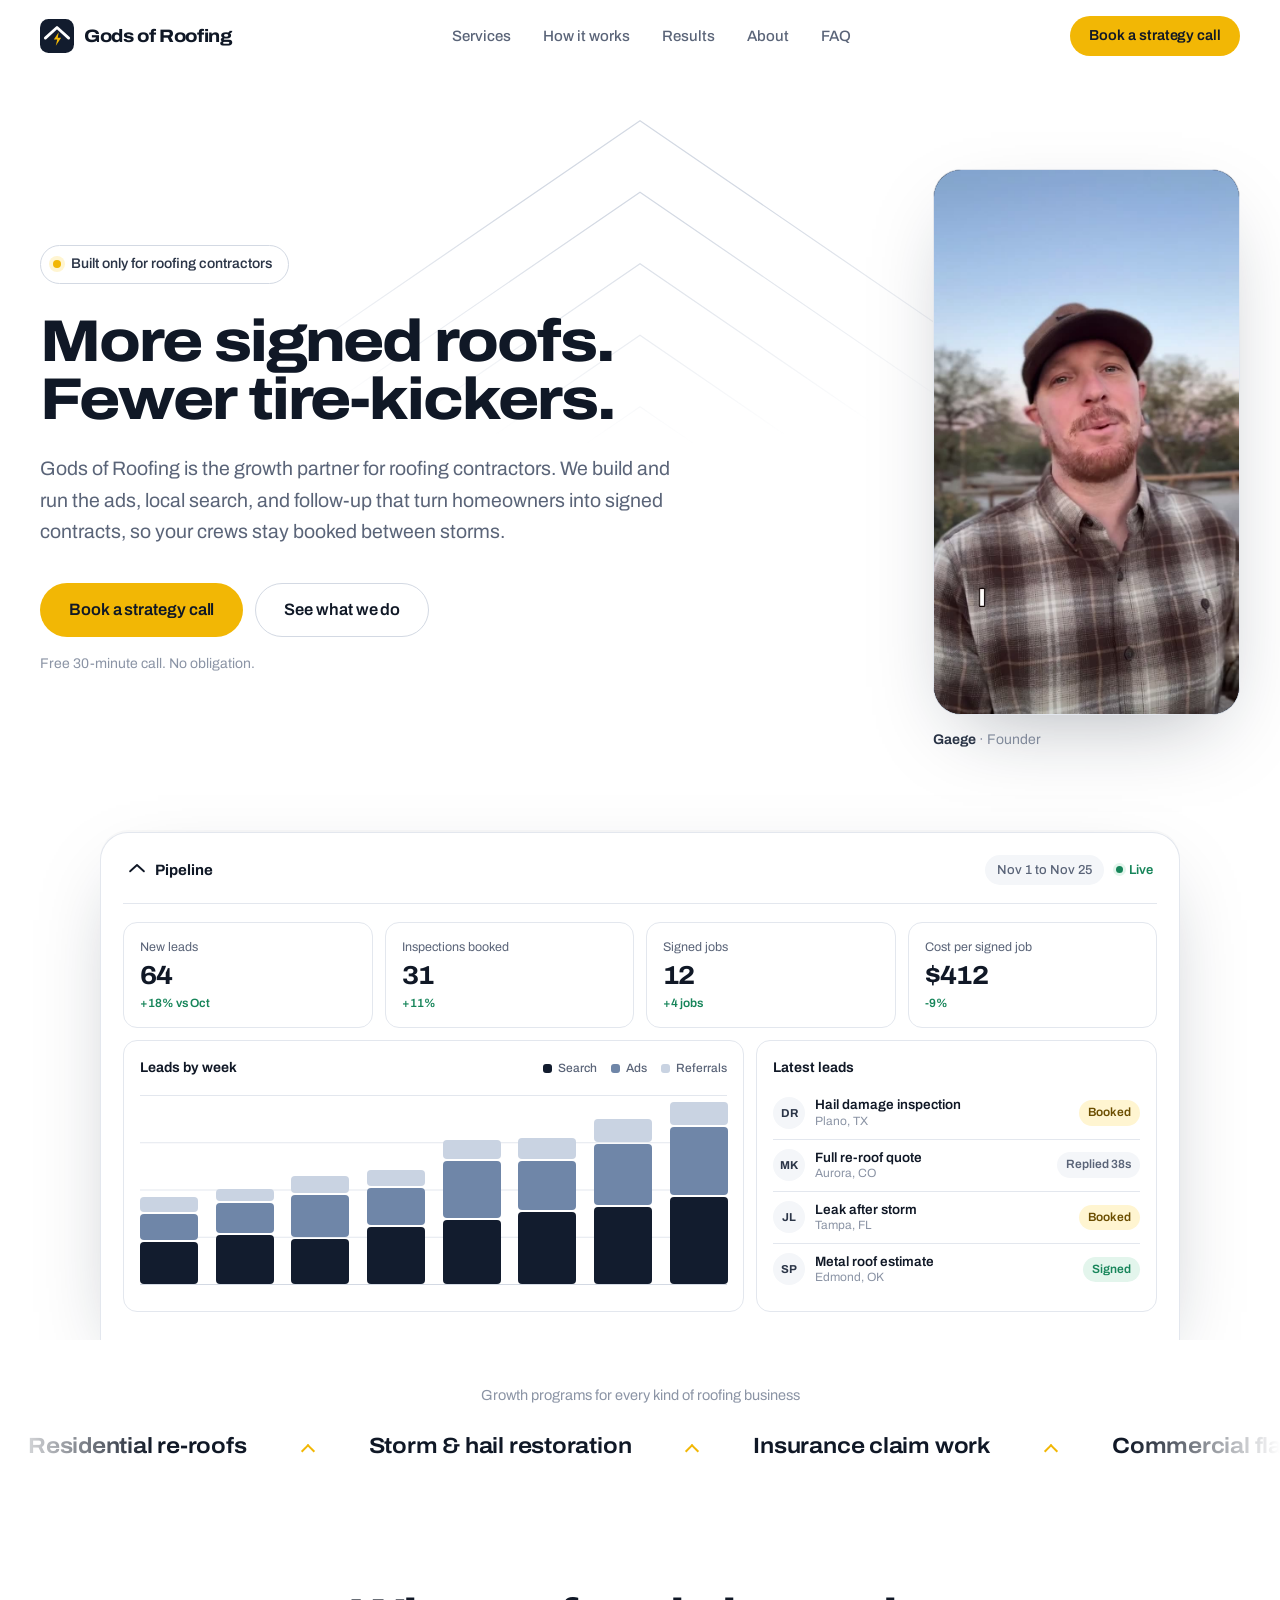
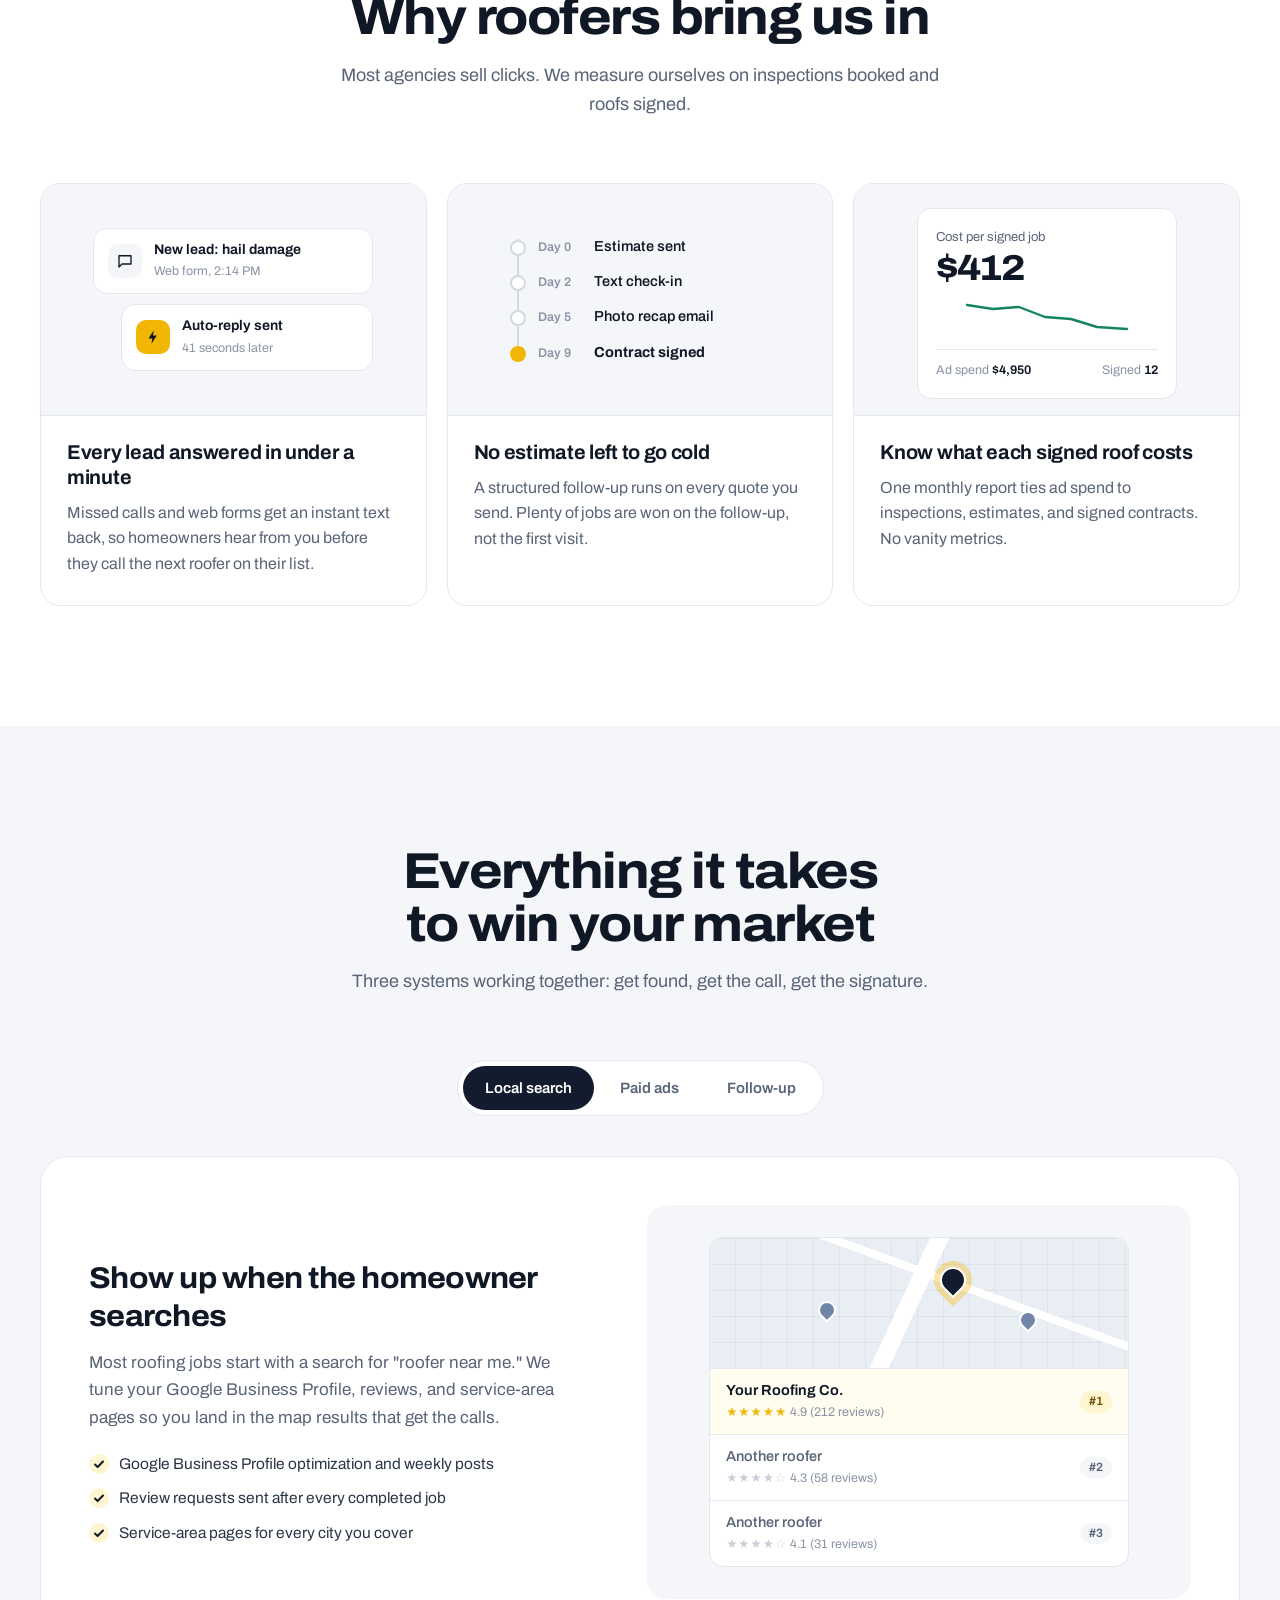
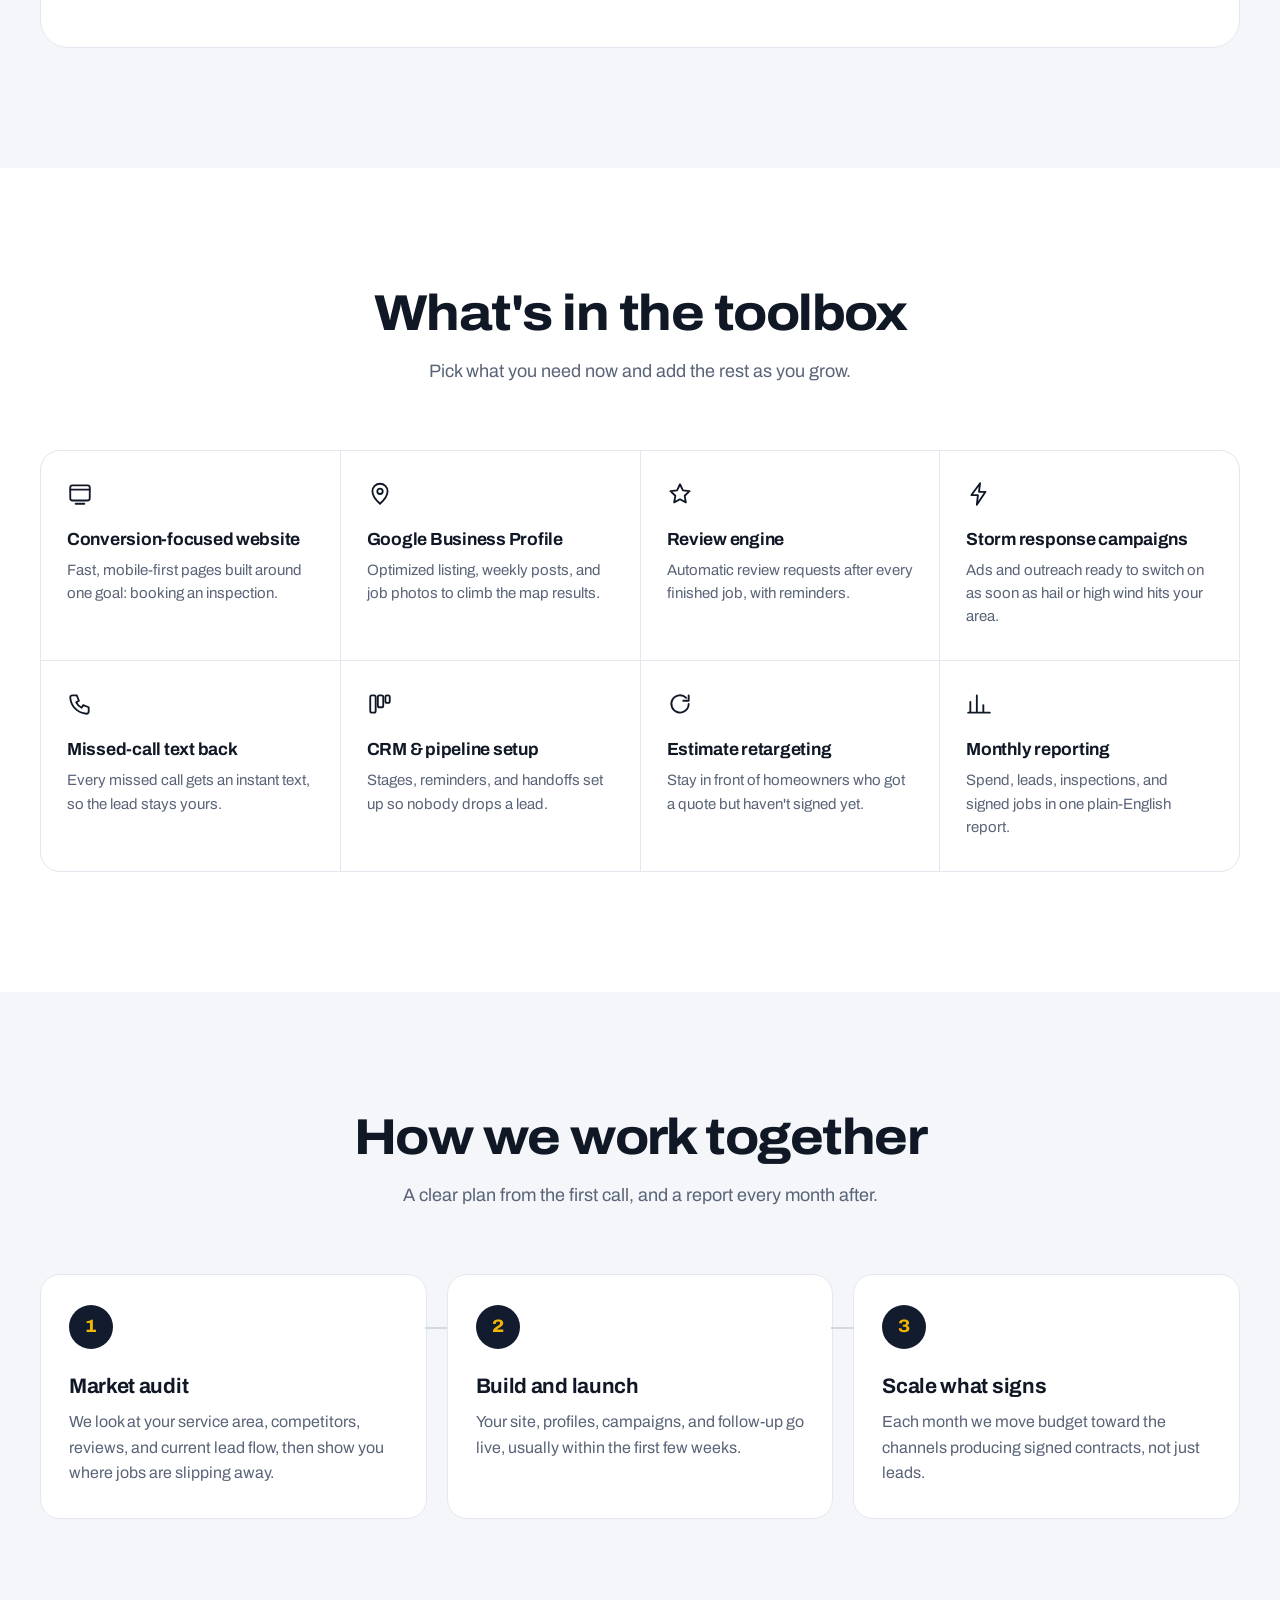
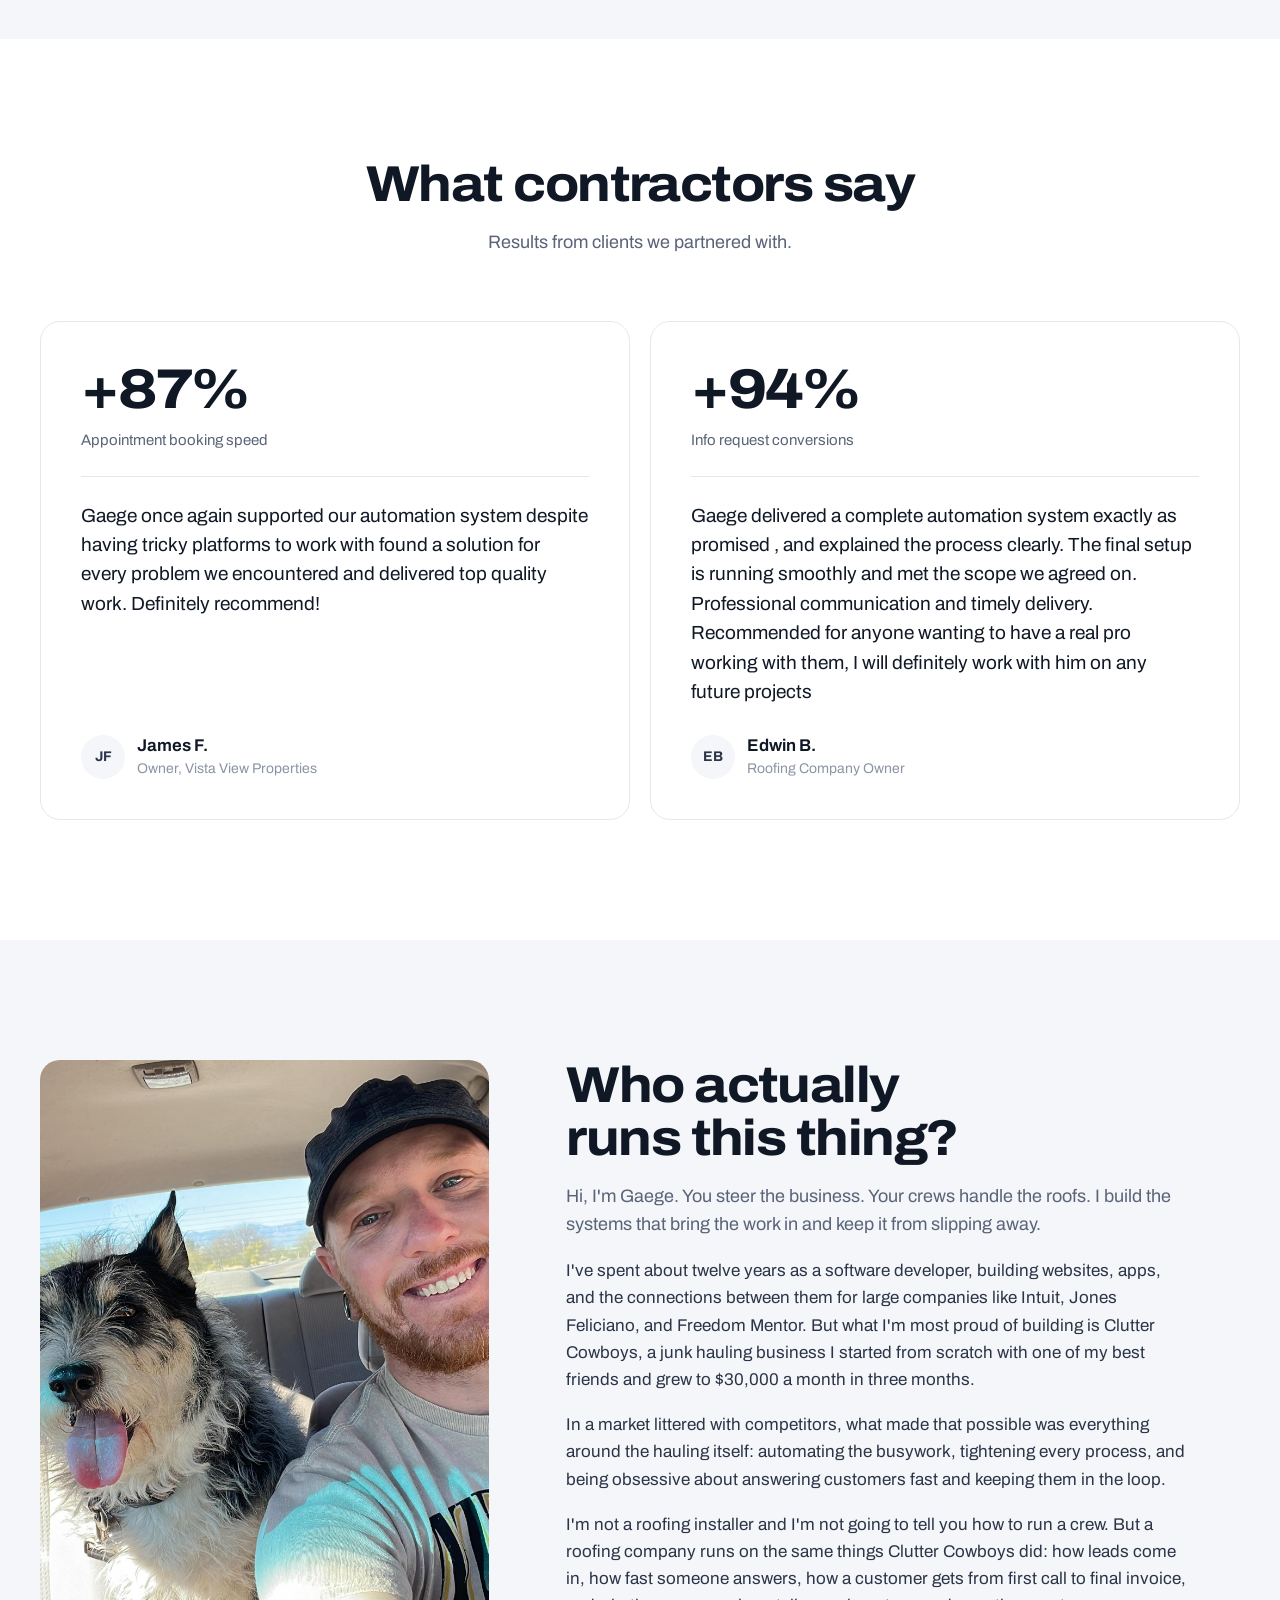
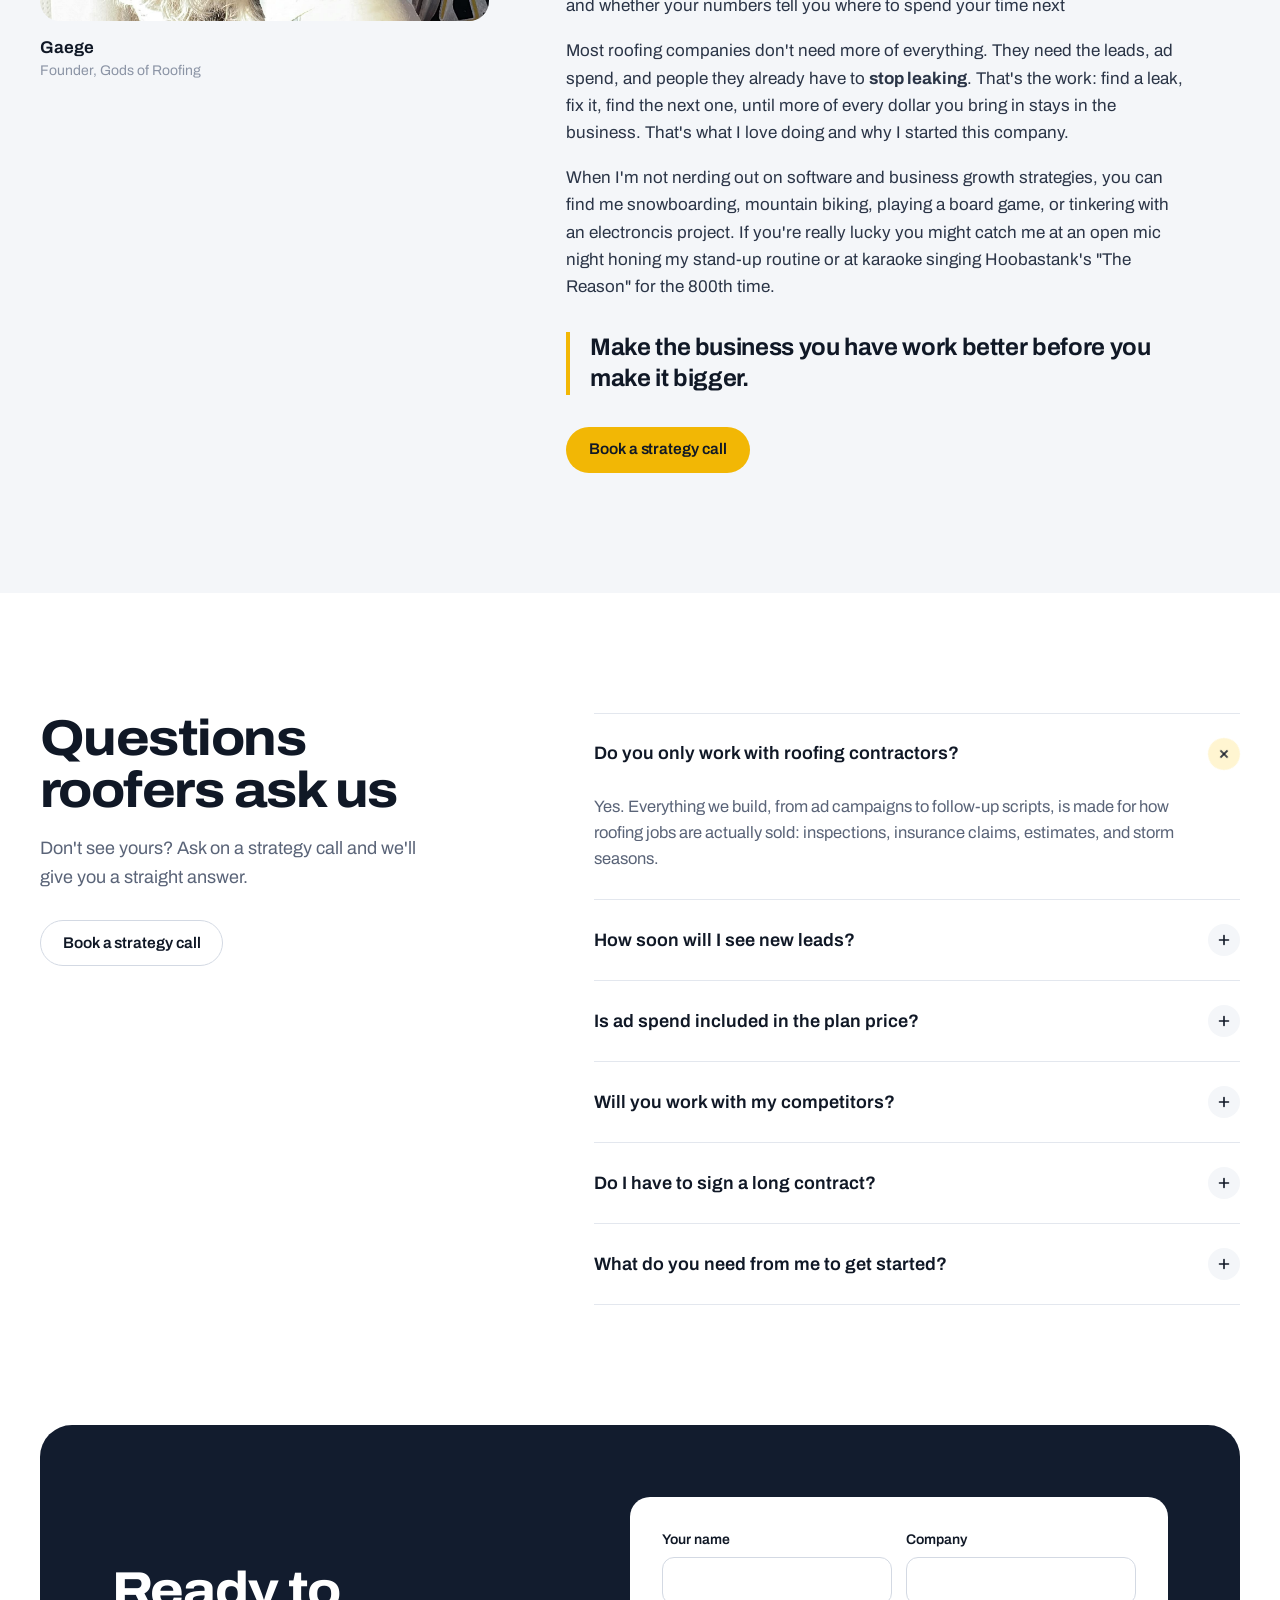
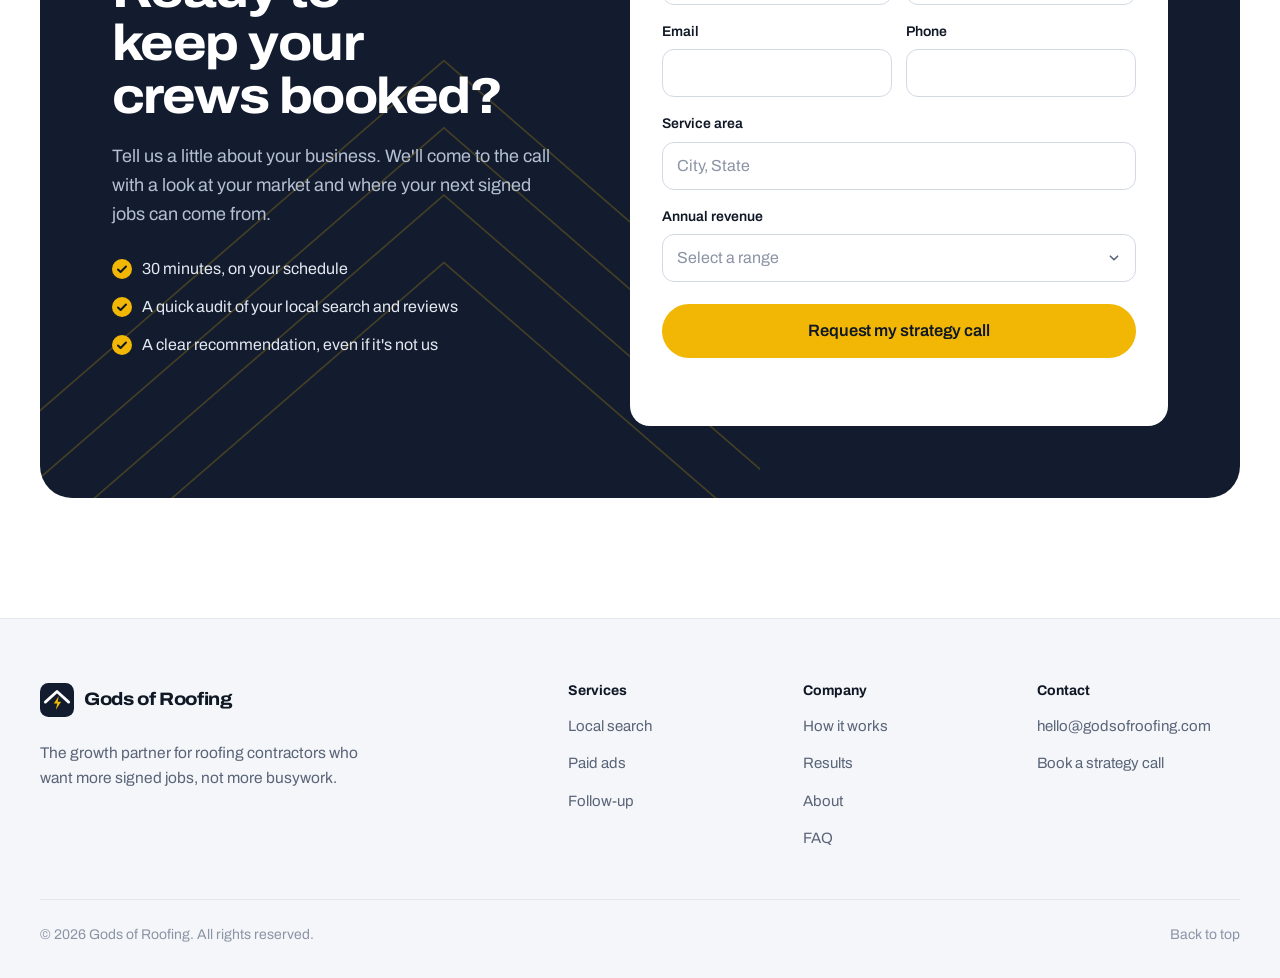
<file: index.html>
<!doctype html>
<html lang="en">

<head>
    <meta charset="utf-8">
    <meta name="viewport" content="width=device-width, initial-scale=1">
    <title>Gods of Roofing | Growth partner for roofing contractors</title>
    <meta name="description"
        content="Gods of Roofing is the growth partner for roofing contractors. Ads, local search, and lead follow-up built to turn homeowners into signed roofs.">
    <meta property="og:title" content="Gods of Roofing | Growth partner for roofing contractors">
    <meta property="og:description"
        content="Ads, local search, and lead follow-up built to turn homeowners into signed roofs.">
    <meta property="og:url" content="https://godsofroofing.com/">
    <meta property="og:type" content="website">
    <meta name="theme-color" content="#121C2E">
    <link rel="icon"
        href="data:image/svg+xml,%3Csvg xmlns='http://www.w3.org/2000/svg' viewBox='0 0 32 32'%3E%3Crect width='32' height='32' rx='8' fill='%23121C2E'/%3E%3Cpath d='M5 18 16 8l11 10' fill='none' stroke='%23fff' stroke-width='2.6' stroke-linecap='round' stroke-linejoin='round'/%3E%3Cpath d='M17.6 12.5 13 19.2h3.2l-1.3 6 5-7.6h-3.2z' fill='%23F2B705'/%3E%3C/svg%3E">
    <link rel="preconnect" href="https://fonts.googleapis.com">
    <link rel="preconnect" href="https://fonts.gstatic.com" crossorigin>
    <link href="https://fonts.googleapis.com/css2?family=Archivo:wdth,wght@62..125,100..900&display=swap"
        rel="stylesheet">
    <link rel="stylesheet" href="styles.css">
</head>

<body>
    <a class="skip-link" href="#main">Skip to content</a>

    <!-- ============ NAV ============ -->
    <header class="nav">
        <div class="container nav-inner">
            <a class="brand" href="#top" aria-label="Gods of Roofing home">
                <svg class="brand-mark" viewBox="0 0 32 32" aria-hidden="true">
                    <rect width="32" height="32" rx="8" fill="currentColor" />
                    <path d="M5 18 16 8l11 10" fill="none" stroke="#fff" stroke-width="2.6" stroke-linecap="round"
                        stroke-linejoin="round" />
                    <path d="M17.6 12.5 13 19.2h3.2l-1.3 6 5-7.6h-3.2z" fill="#F2B705" />
                </svg>
                <span class="brand-name">Gods of Roofing</span>
            </a>

            <nav id="nav-menu" class="nav-menu" aria-label="Main">
                <a href="#services">Services</a>
                <a href="#process">How it works</a>
                <a href="#results">Results</a>
                <a href="#about">About</a>
                <a href="#faq">FAQ</a>
                <a class="btn btn-primary nav-menu-cta" href="#contact">Book a strategy call</a>
            </nav>

            <div class="nav-actions">
                <a class="btn btn-primary btn-sm" href="#contact">Book a strategy call</a>
                <button class="nav-toggle" type="button" aria-expanded="false" aria-controls="nav-menu"
                    aria-label="Open menu">
                    <span></span><span></span>
                </button>
            </div>
        </div>
    </header>

    <main id="main">
        <!-- ============ HERO ============ -->
        <section class="hero" id="top">
            <svg class="hero-gables" viewBox="0 0 1200 520" preserveAspectRatio="xMidYMin slice" aria-hidden="true">
                <g fill="none" stroke="currentColor" stroke-width="1">
                    <path d="M-100 520 600 40l700 480" />
                    <path d="M-100 580 600 100l700 480" />
                    <path d="M-100 640 600 160l700 480" />
                    <path d="M-100 700 600 220l700 480" />
                    <path d="M-100 760 600 280l700 480" />
                    <path d="M-100 820 600 340l700 480" />
                </g>
            </svg>

            <div class="container hero-grid">
            <div class="hero-copy">
                <p class="pill"><span class="pill-dot" aria-hidden="true"></span>Built only for roofing contractors</p>
                <h1>More signed roofs.<br>Fewer <span class="nowrap">tire&#8209;kickers.</span></h1>
                <p class="lede">Gods of Roofing is the growth partner for roofing contractors. We build and run the ads,
                    local search, and follow-up that turn homeowners into signed contracts, so your crews stay booked
                    between storms.</p>
                <div class="hero-ctas">
                    <a class="btn btn-primary btn-lg" href="#contact">Book a strategy call</a>
                    <a class="btn btn-ghost btn-lg" href="#services">See what we do</a>
                </div>
                <p class="hero-note">Free 30-minute call. No obligation.</p>
            </div>

            <!--
                Intro video: one script, two cuts.
                  videos/intro-vertical.mp4    9:16, shown beside the copy on desktop (1025px and up)
                  videos/intro-horizontal.mp4  16:9, shown below the copy on tablet and phone
                  videos/intro-vertical.jpg / intro-horizontal.jpg  optional poster frames
                The video starts muted (browsers block autoplay with sound); "Watch with sound" restarts it with audio.
                If the video files are missing, this block removes itself and the hero looks exactly as before.
            -->
            <figure class="hero-video" data-hero-video hidden>
                <div class="hero-video-frame">
                <video playsinline muted loop preload="metadata"
                    data-vertical="videos/intro-vertical.mp4" data-horizontal="videos/intro-horizontal.mp4"
                    data-poster-vertical="videos/intro-vertical.jpg"
                    data-poster-horizontal="videos/intro-horizontal.jpg"
                    aria-label="Intro video from Gaege, founder of Gods of Roofing">
                </video>
                <button class="hero-video-sound" type="button" data-video-sound>
                    <svg viewBox="0 0 24 24" aria-hidden="true">
                        <path d="M4 9v6h4l5 4V5L8 9H4z" fill="currentColor" />
                        <path d="M16.5 8.5a5 5 0 0 1 0 7M19 6a8.5 8.5 0 0 1 0 12" fill="none" stroke="currentColor"
                            stroke-width="2" stroke-linecap="round" />
                    </svg>
                    Watch with sound
                </button>
                </div>
                <figcaption class="hero-video-caption"><b>Gaege</b> · Founder</figcaption>
            </figure>
            </div>

            <!-- Illustrative dashboard mockup -->
            <div class="container">
                <div class="dash" role="img"
                    aria-label="Example lead pipeline dashboard showing leads by week, booked inspections and signed jobs">
                    <div class="dash-top">
                        <div class="dash-title">
                            <svg viewBox="0 0 32 32" aria-hidden="true">
                                <path d="M5 18 16 8l11 10" fill="none" stroke="currentColor" stroke-width="3"
                                    stroke-linecap="round" stroke-linejoin="round" />
                            </svg>
                            Pipeline
                        </div>
                        <div class="dash-range">Nov 1 to Nov 25</div>
                        <div class="dash-live"><span></span>Live</div>
                    </div>

                    <div class="dash-kpis">
                        <div class="kpi"><span class="kpi-label">New leads</span><span class="kpi-value">64</span><span
                                class="kpi-delta up">+18% vs Oct</span></div>
                        <div class="kpi"><span class="kpi-label">Inspections booked</span><span
                                class="kpi-value">31</span><span class="kpi-delta up">+11%</span></div>
                        <div class="kpi"><span class="kpi-label">Signed jobs</span><span
                                class="kpi-value">12</span><span class="kpi-delta up">+4 jobs</span></div>
                        <div class="kpi"><span class="kpi-label">Cost per signed job</span><span
                                class="kpi-value">$412</span><span class="kpi-delta down">-9%</span></div>
                    </div>

                    <div class="dash-body">
                        <div class="dash-chart">
                            <div class="dash-chart-head">
                                <span>Leads by week</span>
                                <ul class="legend">
                                    <li><i class="sw sw-1"></i>Search</li>
                                    <li><i class="sw sw-2"></i>Ads</li>
                                    <li><i class="sw sw-3"></i>Referrals</li>
                                </ul>
                            </div>
                            <div class="bars">
                                <div class="bar" style="--i:0"><i style="--h:22%" class="s1"></i><i style="--h:14%"
                                        class="s2"></i><i style="--h:8%" class="s3"></i></div>
                                <div class="bar" style="--i:1"><i style="--h:26%" class="s1"></i><i style="--h:16%"
                                        class="s2"></i><i style="--h:6%" class="s3"></i></div>
                                <div class="bar" style="--i:2"><i style="--h:24%" class="s1"></i><i style="--h:22%"
                                        class="s2"></i><i style="--h:9%" class="s3"></i></div>
                                <div class="bar" style="--i:3"><i style="--h:30%" class="s1"></i><i style="--h:20%"
                                        class="s2"></i><i style="--h:8%" class="s3"></i></div>
                                <div class="bar" style="--i:4"><i style="--h:34%" class="s1"></i><i style="--h:30%"
                                        class="s2"></i><i style="--h:10%" class="s3"></i></div>
                                <div class="bar" style="--i:5"><i style="--h:38%" class="s1"></i><i style="--h:26%"
                                        class="s2"></i><i style="--h:11%" class="s3"></i></div>
                                <div class="bar" style="--i:6"><i style="--h:41%" class="s1"></i><i style="--h:32%"
                                        class="s2"></i><i style="--h:12%" class="s3"></i></div>
                                <div class="bar" style="--i:7"><i style="--h:46%" class="s1"></i><i style="--h:36%"
                                        class="s2"></i><i style="--h:12%" class="s3"></i></div>
                            </div>
                        </div>

                        <div class="dash-feed">
                            <div class="dash-feed-head">Latest leads</div>
                            <ul>
                                <li><span class="av">DR</span><span class="lead"><b>Hail damage
                                            inspection</b><small>Plano, TX</small></span><span
                                        class="tag tag-gold">Booked</span></li>
                                <li><span class="av">MK</span><span class="lead"><b>Full re-roof quote</b><small>Aurora,
                                            CO</small></span><span class="tag">Replied 38s</span></li>
                                <li><span class="av">JL</span><span class="lead"><b>Leak after storm</b><small>Tampa,
                                            FL</small></span><span class="tag tag-gold">Booked</span></li>
                                <li><span class="av">SP</span><span class="lead"><b>Metal roof
                                            estimate</b><small>Edmond, OK</small></span><span
                                        class="tag tag-green">Signed</span></li>
                            </ul>
                        </div>
                    </div>
                </div>
            </div>
        </section>

        <!-- ============ MARQUEE ============ -->
        <section class="strip" aria-label="Who we work with">
            <p class="strip-label">Growth programs for every kind of roofing business</p>
            <div class="marquee">
                <ul class="marquee-track">
                    <li>Residential re-roofs</li>
                    <li>Storm &amp; hail restoration</li>
                    <li>Insurance claim work</li>
                    <li>Commercial flat roofs</li>
                    <li>Metal roofing</li>
                    <li>Tile &amp; foam</li>
                    <li>Gutters &amp; exteriors</li>
                    <li>Roof repair &amp; maintenance</li>
                    <li>Solar-ready roofs</li>
                </ul>
                <ul class="marquee-track" aria-hidden="true">
                    <li>Residential re-roofs</li>
                    <li>Storm &amp; hail restoration</li>
                    <li>Insurance claim work</li>
                    <li>Commercial flat roofs</li>
                    <li>Metal roofing</li>
                    <li>Tile &amp; foam</li>
                    <li>Gutters &amp; exteriors</li>
                    <li>Roof repair &amp; maintenance</li>
                    <li>Solar-ready roofs</li>
                </ul>
            </div>
        </section>

        <!-- ============ WHY ============ -->
        <section class="section" id="why">
            <div class="container">
                <header class="section-head">
                    <h2>Why roofers bring us in</h2>
                    <p>Most agencies sell clicks. We measure ourselves on inspections booked and roofs signed.</p>
                </header>

                <div class="why-grid">
                    <article class="why-card">
                        <div class="why-visual">
                            <div class="notif">
                                <div class="notif-row">
                                    <span class="notif-icon">
                                        <svg viewBox="0 0 24 24" aria-hidden="true">
                                            <path d="M4 5h16v11H8l-4 4z" fill="none" stroke="currentColor"
                                                stroke-width="1.8" stroke-linejoin="round" />
                                        </svg>
                                    </span>
                                    <div><b>New lead: hail damage</b><small>Web form, 2:14 PM</small></div>
                                </div>
                                <div class="notif-row notif-reply">
                                    <span class="notif-icon notif-icon-gold">
                                        <svg viewBox="0 0 24 24" aria-hidden="true">
                                            <path d="M13 3 6 14h5l-1 7 7-11h-5z" fill="currentColor" />
                                        </svg>
                                    </span>
                                    <div><b>Auto-reply sent</b><small>41 seconds later</small></div>
                                </div>
                            </div>
                        </div>
                        <div class="why-text">
                            <h3>Every lead answered in under a minute</h3>
                            <p>Missed calls and web forms get an instant text back, so homeowners hear from you before
                                they call the next roofer on their list.</p>
                        </div>
                    </article>

                    <article class="why-card">
                        <div class="why-visual">
                            <ol class="timeline">
                                <li><span>Day 0</span>Estimate sent</li>
                                <li><span>Day 2</span>Text check-in</li>
                                <li><span>Day 5</span>Photo recap email</li>
                                <li class="is-won"><span>Day 9</span>Contract signed</li>
                            </ol>
                        </div>
                        <div class="why-text">
                            <h3>No estimate left to go cold</h3>
                            <p>A structured follow-up runs on every quote you send. Plenty of jobs are won on the
                                follow-up, not the first visit.</p>
                        </div>
                    </article>

                    <article class="why-card">
                        <div class="why-visual">
                            <div class="cost">
                                <span class="cost-label">Cost per signed job</span>
                                <span class="cost-value">$412</span>
                                <svg class="spark" viewBox="0 0 160 40" aria-hidden="true">
                                    <polyline points="0,8 26,12 52,10 78,20 104,22 130,30 160,32" fill="none"
                                        stroke="currentColor" stroke-width="2.4" stroke-linecap="round"
                                        stroke-linejoin="round" />
                                </svg>
                                <div class="cost-split"><span>Ad spend <b>$4,950</b></span><span>Signed <b>12</b></span>
                                </div>
                            </div>
                        </div>
                        <div class="why-text">
                            <h3>Know what each signed roof costs</h3>
                            <p>One monthly report ties ad spend to inspections, estimates, and signed contracts. No
                                vanity metrics.</p>
                        </div>
                    </article>
                </div>
            </div>
        </section>

        <!-- ============ SERVICES (TABS) ============ -->
        <section class="section section-paper" id="services">
            <div class="container">
                <header class="section-head">
                    <h2>Everything it takes to win your market</h2>
                    <p>Three systems working together: get found, get the call, get the signature.</p>
                </header>

                <div class="tabs" data-tabs>
                    <div class="tabs-list" role="tablist" aria-label="Services">
                        <button role="tab" id="tab-local" aria-controls="panel-local" aria-selected="true"
                            tabindex="0">Local search</button>
                        <button role="tab" id="tab-ads" aria-controls="panel-ads" aria-selected="false"
                            tabindex="-1">Paid ads</button>
                        <button role="tab" id="tab-follow" aria-controls="panel-follow" aria-selected="false"
                            tabindex="-1">Follow-up</button>
                    </div>

                    <div class="tab-panel" id="panel-local" role="tabpanel" aria-labelledby="tab-local" tabindex="0">
                        <div class="tab-copy">
                            <h3>Show up when the homeowner searches</h3>
                            <p>Most roofing jobs start with a search for "roofer near me." We tune your Google Business
                                Profile, reviews, and service-area pages so you land in the map results that get the
                                calls.</p>
                            <ul class="checks">
                                <li>Google Business Profile optimization and weekly posts</li>
                                <li>Review requests sent after every completed job</li>
                                <li>Service-area pages for every city you cover</li>
                            </ul>
                        </div>
                        <div class="tab-visual">
                            <div class="mappack">
                                <div class="map" aria-hidden="true">
                                    <span class="pin pin-you" style="left:58%;top:42%"></span>
                                    <span class="pin" style="left:28%;top:62%"></span>
                                    <span class="pin" style="left:76%;top:70%"></span>
                                </div>
                                <ul class="listings">
                                    <li class="is-you">
                                        <div><b>Your Roofing Co.</b><small><span class="stars"
                                                    aria-hidden="true">★★★★★</span> 4.9 (212 reviews)</small></div>
                                        <span class="tag tag-gold">#1</span>
                                    </li>
                                    <li>
                                        <div><b>Another roofer</b><small><span class="stars dim"
                                                    aria-hidden="true">★★★★☆</span> 4.3 (58 reviews)</small></div>
                                        <span class="tag">#2</span>
                                    </li>
                                    <li>
                                        <div><b>Another roofer</b><small><span class="stars dim"
                                                    aria-hidden="true">★★★★☆</span> 4.1 (31 reviews)</small></div>
                                        <span class="tag">#3</span>
                                    </li>
                                </ul>
                            </div>
                        </div>
                    </div>

                    <div class="tab-panel" id="panel-ads" role="tabpanel" aria-labelledby="tab-ads" tabindex="0" hidden>
                        <div class="tab-copy">
                            <h3>Ads that pay for themselves in signed jobs</h3>
                            <p>Search, local service, and social campaigns built around the jobs you actually want, with
                                budgets that shift toward whatever is producing contracts.</p>
                            <ul class="checks">
                                <li>Storm response campaigns that launch within hours of a hail or wind event</li>
                                <li>Retargeting for homeowners who got an estimate but haven't signed</li>
                                <li>Call tracking on every campaign, so nothing is guesswork</li>
                            </ul>
                        </div>
                        <div class="tab-visual">
                            <div class="table-card">
                                <div class="table-head">
                                    <span>Campaigns this month</span>
                                    <span class="tag tag-green">On target</span>
                                </div>
                                <table>
                                    <thead>
                                        <tr>
                                            <th scope="col">Campaign</th>
                                            <th scope="col">Spend</th>
                                            <th scope="col">Leads</th>
                                            <th scope="col">Signed</th>
                                        </tr>
                                    </thead>
                                    <tbody>
                                        <tr>
                                            <td>Storm response: hail</td>
                                            <td>$1,840</td>
                                            <td>27</td>
                                            <td>5</td>
                                        </tr>
                                        <tr>
                                            <td>Roof replacement search</td>
                                            <td>$2,210</td>
                                            <td>22</td>
                                            <td>5</td>
                                        </tr>
                                        <tr>
                                            <td>Estimate retargeting</td>
                                            <td>$900</td>
                                            <td>9</td>
                                            <td>2</td>
                                        </tr>
                                    </tbody>
                                    <tfoot>
                                        <tr>
                                            <td>Total</td>
                                            <td>$4,950</td>
                                            <td>58</td>
                                            <td>12</td>
                                        </tr>
                                    </tfoot>
                                </table>
                            </div>
                        </div>
                    </div>

                    <div class="tab-panel" id="panel-follow" role="tabpanel" aria-labelledby="tab-follow" tabindex="0"
                        hidden>
                        <div class="tab-copy">
                            <h3>Turn more inspections into contracts</h3>
                            <p>Speed and persistence close roofs. We set up the texts, reminders, and pipeline stages
                                that keep every homeowner moving toward a signature without your team chasing sticky
                                notes.</p>
                            <ul class="checks">
                                <li>Missed-call text back and instant replies to web forms</li>
                                <li>Appointment reminders that cut no-shows on inspections</li>
                                <li>Estimate follow-up sequences that run on their own</li>
                            </ul>
                        </div>
                        <div class="tab-visual">
                            <ol class="flow">
                                <li class="done"><b>Form submitted</b><small>Homeowner requests an inspection</small>
                                </li>
                                <li class="done"><b>Text sent in 60 seconds</b><small>Booking link included</small></li>
                                <li class="done"><b>Inspection booked</b><small>Reminders the day before and that
                                        morning</small></li>
                                <li class="active"><b>Estimate follow-up</b><small>Day 2, day 5, and day 9
                                        check-ins</small></li>
                                <li><b>Contract signed</b><small>Review request queued for job completion</small></li>
                            </ol>
                        </div>
                    </div>
                </div>
            </div>
        </section>

        <!-- ============ FEATURES GRID ============ -->
        <section class="section">
            <div class="container">
                <header class="section-head">
                    <h2>What's in the toolbox</h2>
                    <p>Pick what you need now and add the rest as you grow.</p>
                </header>

                <div class="features">
                    <div class="feature">
                        <svg viewBox="0 0 24 24" aria-hidden="true">
                            <rect x="3" y="4" width="18" height="14" rx="2" />
                            <path d="M3 8h18M8 21h8" />
                        </svg>
                        <h3>Conversion-focused website</h3>
                        <p>Fast, mobile-first pages built around one goal: booking an inspection.</p>
                    </div>
                    <div class="feature">
                        <svg viewBox="0 0 24 24" aria-hidden="true">
                            <path d="M12 21s-7-6.2-7-11.5a7 7 0 0 1 14 0C19 14.8 12 21 12 21z" />
                            <circle cx="12" cy="9.5" r="2.5" />
                        </svg>
                        <h3>Google Business Profile</h3>
                        <p>Optimized listing, weekly posts, and job photos to climb the map results.</p>
                    </div>
                    <div class="feature">
                        <svg viewBox="0 0 24 24" aria-hidden="true">
                            <path d="m12 3 2.7 5.6 6.1.8-4.5 4.2 1.1 6.1L12 16.8l-5.4 2.9 1.1-6.1-4.5-4.2 6.1-.8z" />
                        </svg>
                        <h3>Review engine</h3>
                        <p>Automatic review requests after every finished job, with reminders.</p>
                    </div>
                    <div class="feature">
                        <svg viewBox="0 0 24 24" aria-hidden="true">
                            <path d="M13 2 5 13h6l-1 9 8-12h-6z" />
                        </svg>
                        <h3>Storm response campaigns</h3>
                        <p>Ads and outreach ready to switch on as soon as hail or high wind hits your area.</p>
                    </div>
                    <div class="feature">
                        <svg viewBox="0 0 24 24" aria-hidden="true">
                            <path
                                d="M5 4h4l2 5-2.5 1.5a11 11 0 0 0 5 5L15 13l5 2v4a2 2 0 0 1-2 2A16 16 0 0 1 3 6a2 2 0 0 1 2-2z" />
                        </svg>
                        <h3>Missed-call text back</h3>
                        <p>Every missed call gets an instant text, so the lead stays yours.</p>
                    </div>
                    <div class="feature">
                        <svg viewBox="0 0 24 24" aria-hidden="true">
                            <rect x="3" y="4" width="5" height="16" rx="1.5" />
                            <rect x="10" y="4" width="5" height="11" rx="1.5" />
                            <rect x="17" y="4" width="4" height="7" rx="1.5" />
                        </svg>
                        <h3>CRM &amp; pipeline setup</h3>
                        <p>Stages, reminders, and handoffs set up so nobody drops a lead.</p>
                    </div>
                    <div class="feature">
                        <svg viewBox="0 0 24 24" aria-hidden="true">
                            <path d="M20 12a8 8 0 1 1-2.3-5.7" />
                            <path d="M20 4v5h-5" />
                        </svg>
                        <h3>Estimate retargeting</h3>
                        <p>Stay in front of homeowners who got a quote but haven't signed yet.</p>
                    </div>
                    <div class="feature">
                        <svg viewBox="0 0 24 24" aria-hidden="true">
                            <path d="M4 20V10M10 20V4M16 20v-7M22 20H2" />
                        </svg>
                        <h3>Monthly reporting</h3>
                        <p>Spend, leads, inspections, and signed jobs in one plain-English report.</p>
                    </div>
                </div>
            </div>
        </section>

        <!-- ============ PROCESS ============ -->
        <section class="section section-paper" id="process">
            <div class="container">
                <header class="section-head">
                    <h2>How we work together</h2>
                    <p>A clear plan from the first call, and a report every month after.</p>
                </header>

                <ol class="steps">
                    <li class="step">
                        <span class="step-num">1</span>
                        <h3>Market audit</h3>
                        <p>We look at your service area, competitors, reviews, and current lead flow, then show you
                            where jobs are slipping away.</p>
                    </li>
                    <li class="step">
                        <span class="step-num">2</span>
                        <h3>Build and launch</h3>
                        <p>Your site, profiles, campaigns, and follow-up go live, usually within the first few weeks.
                        </p>
                    </li>
                    <li class="step">
                        <span class="step-num">3</span>
                        <h3>Scale what signs</h3>
                        <p>Each month we move budget toward the channels producing signed contracts, not just leads.</p>
                    </li>
                </ol>
            </div>
        </section>

        <!-- ============ RESULTS (placeholders) ============ -->
        <!-- Replace the bracketed text below with real client quotes and results once you have them. -->
        <section class="section" id="results">
            <div class="container">
                <header class="section-head">
                    <h2>What contractors say</h2>
                    <p>Results from clients we partnered with.</p>
                </header>

                <div class="results">
                    <figure class="result">
                        <div class="result-stat">
                            <span class="result-num">+87%</span>
                            <span class="result-label">Appointment booking speed</span>
                        </div>
                        <blockquote>Gaege once again supported our automation system despite having tricky platforms to
                            work with found a solution for every problem we encountered and delivered top quality work.
                            Definitely recommend!
                        </blockquote>
                        <figcaption>
                            <span class="av av-lg">JF</span>
                            <span><b>James F.</b><small>Owner, Vista View Properties</small></span>
                        </figcaption>
                    </figure>

                    <figure class="result">
                        <div class="result-stat">
                            <span class="result-num">+94%</span>
                            <span class="result-label">Info request conversions</span>
                        </div>
                        <blockquote>Gaege delivered a complete automation system exactly as promised , and explained the
                            process clearly. The final setup is running smoothly and met the scope we agreed on.
                            Professional communication and timely delivery. Recommended for anyone wanting to have a
                            real pro working with them, I will definitely work with him on any future projects
                        </blockquote>
                        <figcaption>
                            <span class="av av-lg">EB</span>
                            <span><b>Edwin B.</b><small>Roofing Company Owner</small></span>
                        </figcaption>
                    </figure>
                </div>
            </div>
        </section>

        <!-- ============ ABOUT ============ -->
        <!-- Photo: save a portrait (ideally 4:5, at least 800px wide) as images/gaege.jpg.
             If the file is missing, the photo column removes itself and the copy goes full width. -->
        <section class="section section-paper" id="about">
            <div class="container about">
                <figure class="about-photo">
                    <img src="images/gaege.jpg" alt="Gaege, founder of Gods of Roofing" width="800" height="1000"
                        loading="lazy" decoding="async"
                        onerror="this.closest('.about').classList.add('about-no-photo'); this.parentElement.remove();">
                    <figcaption><b>Gaege</b><small>Founder, Gods of Roofing</small></figcaption>
                </figure>
                <div class="about-copy">
                    <h2>Who actually runs this thing?</h2>
                    <p class="about-lede">Hi, I'm Gaege. You steer the business. Your crews handle the roofs. I build
                        the systems that bring the work in and keep it from slipping away.</p>
                    <p>I've spent about twelve years as a software developer, building websites, apps, and the
                        connections between them for large companies like Intuit, Jones Feliciano, and Freedom Mentor.
                        But what I'm most proud of building is Clutter Cowboys, a junk hauling business I started from
                        scratch with one of my best friends and grew to $30,000 a month in three months.</p>
                    <p>In a market littered with competitors, what made that possible was everything around the hauling
                        itself: automating the busywork, tightening every process, and being obsessive about answering
                        customers fast and keeping them in the loop.</p>
                    <p>I'm not a roofing installer and I'm not going to tell you how to run a crew. But a roofing
                        company runs on the same things Clutter Cowboys did: how leads come in, how fast someone
                        answers, how a customer gets from first call to final invoice, and whether your numbers tell you
                        where to spend your time next</p>
                    <p>Most roofing companies don't need more of everything. They need the leads, ad spend, and people
                        they already have to <strong>stop leaking</strong>. That's the work: find a leak, fix it, find
                        the next one, until more of every dollar you bring in stays in the business. That's what I love
                        doing and why I started this company.</p>
                    <p>When I'm not nerding out on software and business growth strategies, you can find me
                        snowboarding, mountain biking, playing a board game, or tinkering with an electroncis project.
                        If you're really lucky you might catch me at an open mic night honing my stand-up routine or at
                        karaoke singing Hoobastank's "The Reason" for the 800th time.</p>
                    <blockquote class="about-quote">Make the business you have work better before you make it bigger.
                    </blockquote>
                    <a class="btn btn-primary" href="#contact">Book a strategy call</a>
                </div>
            </div>
        </section>

        <!-- ============ PRICING ============ -->
        <!-- <section class="section section-paper" id="pricing" data-period="monthly">
            <div class="container">
                <header class="section-head">
                    <h2>Plans that grow with your crew</h2>
                    <p>Ad spend is paid directly to the ad platforms and isn't included in plan pricing.</p>
                </header>

                <div class="billing">
                    <span class="billing-opt" data-for="monthly">Monthly</span>
                    <button class="switch" type="button" role="switch" aria-checked="false" aria-label="Bill annually"
                        data-billing><span></span></button>
                    <span class="billing-opt" data-for="annual">Annual <em>Save 15%</em></span>
                </div>

                <div class="plans">
                    <article class="plan">
                        <h3>Foundation</h3>
                        <p class="plan-desc">For owner-operators building a steady lead flow.</p>
                        <p class="price"><span class="price-amount" data-monthly="$1,500"
                                data-annual="$1,275">$1,500</span><span class="price-per">/mo</span></p>
                        <p class="price-note" data-monthly="Billed monthly" data-annual="Billed annually">Billed monthly
                        </p>
                        <a class="btn btn-outline btn-block" href="#contact">Book a strategy call</a>
                        <p class="plan-includes">What's included</p>
                        <ul class="checks">
                            <li>Conversion website and hosting</li>
                            <li>Google Business Profile management</li>
                            <li>Review request automation</li>
                            <li>Missed-call text back</li>
                            <li>Monthly performance report</li>
                        </ul>
                    </article>

                    <article class="plan plan-featured">
                        <span class="plan-badge">Most popular</span>
                        <h3>Growth</h3>
                        <p class="plan-desc">For established crews ready to add volume.</p>
                        <p class="price"><span class="price-amount" data-monthly="$3,500"
                                data-annual="$2,975">$3,500</span><span class="price-per">/mo</span></p>
                        <p class="price-note" data-monthly="Billed monthly" data-annual="Billed annually">Billed monthly
                        </p>
                        <a class="btn btn-primary btn-block" href="#contact">Book a strategy call</a>
                        <p class="plan-includes">Everything in Foundation, plus</p>
                        <ul class="checks">
                            <li>Search and local ads management</li>
                            <li>Storm response campaigns</li>
                            <li>Estimate follow-up sequences</li>
                            <li>Estimate retargeting</li>
                            <li>Strategy call every two weeks</li>
                        </ul>
                    </article>

                    <article class="plan">
                        <h3>Dominate</h3>
                        <p class="plan-desc">For multi-crew and multi-market operations.</p>
                        <p class="price"><span class="price-amount price-custom">Custom</span></p>
                        <p class="price-note">Scoped to your markets</p>
                        <a class="btn btn-outline btn-block" href="#contact">Talk to us</a>
                        <p class="plan-includes">Everything in Growth, plus</p>
                        <ul class="checks">
                            <li>Multiple service areas and locations</li>
                            <li>Dedicated account lead</li>
                            <li>Sales process coaching for your team</li>
                            <li>Custom reporting dashboard</li>
                        </ul>
                    </article>
                </div>
            </div>
        </section> -->

        <!-- ============ FAQ ============ -->
        <section class="section" id="faq">
            <div class="container faq-wrap">
                <div class="faq-intro">
                    <h2>Questions roofers ask us</h2>
                    <p>Don't see yours? Ask on a strategy call and we'll give you a straight answer.</p>
                    <a class="btn btn-outline" href="#contact">Book a strategy call</a>
                </div>

                <div class="faq-list">
                    <details name="faq" open>
                        <summary>Do you only work with roofing contractors?</summary>
                        <p>Yes. Everything we build, from ad campaigns to follow-up scripts, is made for how roofing
                            jobs are actually sold: inspections, insurance claims, estimates, and storm seasons.</p>
                    </details>
                    <details name="faq">
                        <summary>How soon will I see new leads?</summary>
                        <p>Paid campaigns can start producing calls within the first few weeks. Local search and reviews
                            build over a few months. On your strategy call we'll give you a realistic timeline for your
                            market.</p>
                    </details>
                    <details name="faq">
                        <summary>Is ad spend included in the plan price?</summary>
                        <p>No. Ad spend goes directly to the ad platforms on your own accounts, so you always own the
                            data and can see exactly where every dollar went.</p>
                    </details>
                    <details name="faq">
                        <summary>Will you work with my competitors?</summary>
                        <p>We limit how many contractors we take on in each service area so we're never bidding against
                            ourselves. Ask about availability in your market when you book a call.</p>
                    </details>
                    <details name="faq">
                        <summary>Do I have to sign a long contract?</summary>
                        <p>Terms depend on the plan. We'll walk through them on your strategy call, before you commit to
                            anything.</p>
                    </details>
                    <details name="faq">
                        <summary>What do you need from me to get started?</summary>
                        <p>Access to your existing accounts, photos of recent jobs, and someone on your team who can
                            answer booked leads. We handle the rest.</p>
                    </details>
                </div>
            </div>
        </section>

        <!-- ============ CONTACT / CTA ============ -->
        <section class="section cta-section" id="contact">
            <div class="container">
                <div class="cta">
                    <svg class="cta-gables" viewBox="0 0 600 400" preserveAspectRatio="xMinYMax slice"
                        aria-hidden="true">
                        <g fill="none" stroke="currentColor" stroke-width="1">
                            <path d="M-60 400 240 140l300 260" />
                            <path d="M-60 440 240 180l300 260" />
                            <path d="M-60 480 240 220l300 260" />
                            <path d="M-60 520 240 260l300 260" />
                        </g>
                    </svg>

                    <div class="cta-copy">
                        <h2>Ready to keep your crews booked?</h2>
                        <p>Tell us a little about your business. We'll come to the call with a look at your market and
                            where your next signed jobs can come from.</p>
                        <ul class="cta-points">
                            <li>30 minutes, on your schedule</li>
                            <li>A quick audit of your local search and reviews</li>
                            <li>A clear recommendation, even if it's not us</li>
                        </ul>
                    </div>

                    <!--
            Form handling: set data-endpoint to a form service URL (e.g. Formspree, Basin, or your CRM's webhook)
            and submissions will POST there. Leave it empty and the form opens the visitor's email app instead.
          -->
                    <form class="form" id="contact-form" data-endpoint="" data-email="hello@godsofroofing.com"
                        novalidate>
                        <div class="form-row">
                            <label>Your name<input name="name" type="text" autocomplete="name" required></label>
                            <label>Company<input name="company" type="text" autocomplete="organization"
                                    required></label>
                        </div>
                        <div class="form-row">
                            <label>Email<input name="email" type="email" autocomplete="email" required></label>
                            <label>Phone<input name="phone" type="tel" autocomplete="tel"></label>
                        </div>
                        <label>Service area<input name="area" type="text" placeholder="City, State" required></label>
                        <label>Annual revenue
                            <select name="revenue" required>
                                <option value="" selected disabled>Select a range</option>
                                <option>Under $500K</option>
                                <option>$500K to $1M</option>
                                <option>$1M to $3M</option>
                                <option>$3M to $10M</option>
                                <option>$10M+</option>
                            </select>
                        </label>
                        <button class="btn btn-primary btn-lg btn-block" type="submit">Request my strategy call</button>
                        <p class="form-status" role="status" aria-live="polite"></p>
                    </form>
                </div>
            </div>
        </section>
    </main>

    <!-- ============ FOOTER ============ -->
    <footer class="footer">
        <div class="container footer-inner">
            <div class="footer-brand">
                <a class="brand" href="#top" aria-label="Gods of Roofing home">
                    <svg class="brand-mark" viewBox="0 0 32 32" aria-hidden="true">
                        <rect width="32" height="32" rx="8" fill="currentColor" />
                        <path d="M5 18 16 8l11 10" fill="none" stroke="#fff" stroke-width="2.6" stroke-linecap="round"
                            stroke-linejoin="round" />
                        <path d="M17.6 12.5 13 19.2h3.2l-1.3 6 5-7.6h-3.2z" fill="#F2B705" />
                    </svg>
                    <span class="brand-name">Gods of Roofing</span>
                </a>
                <p>The growth partner for roofing contractors who want more signed jobs, not more busywork.</p>
            </div>

            <nav class="footer-cols" aria-label="Footer">
                <div>
                    <h4>Services</h4>
                    <ul>
                        <li><a href="#services">Local search</a></li>
                        <li><a href="#services">Paid ads</a></li>
                        <li><a href="#services">Follow-up</a></li>
                    </ul>
                </div>
                <div>
                    <h4>Company</h4>
                    <ul>
                        <li><a href="#process">How it works</a></li>
                        <li><a href="#results">Results</a></li>
                        <li><a href="#about">About</a></li>
                        <li><a href="#faq">FAQ</a></li>
                    </ul>
                </div>
                <div>
                    <h4>Contact</h4>
                    <ul>
                        <li><a href="mailto:hello@godsofroofing.com">hello@godsofroofing.com</a></li>
                        <li><a href="#contact">Book a strategy call</a></li>
                    </ul>
                </div>
            </nav>
        </div>
        <div class="container footer-base">
            <p>&copy; <span data-year>2026</span> Gods of Roofing. All rights reserved.</p>
            <p><a href="#top">Back to top</a></p>
        </div>
    </footer>

    <script src="script.js" defer></script>
</body>

</html>
</file>
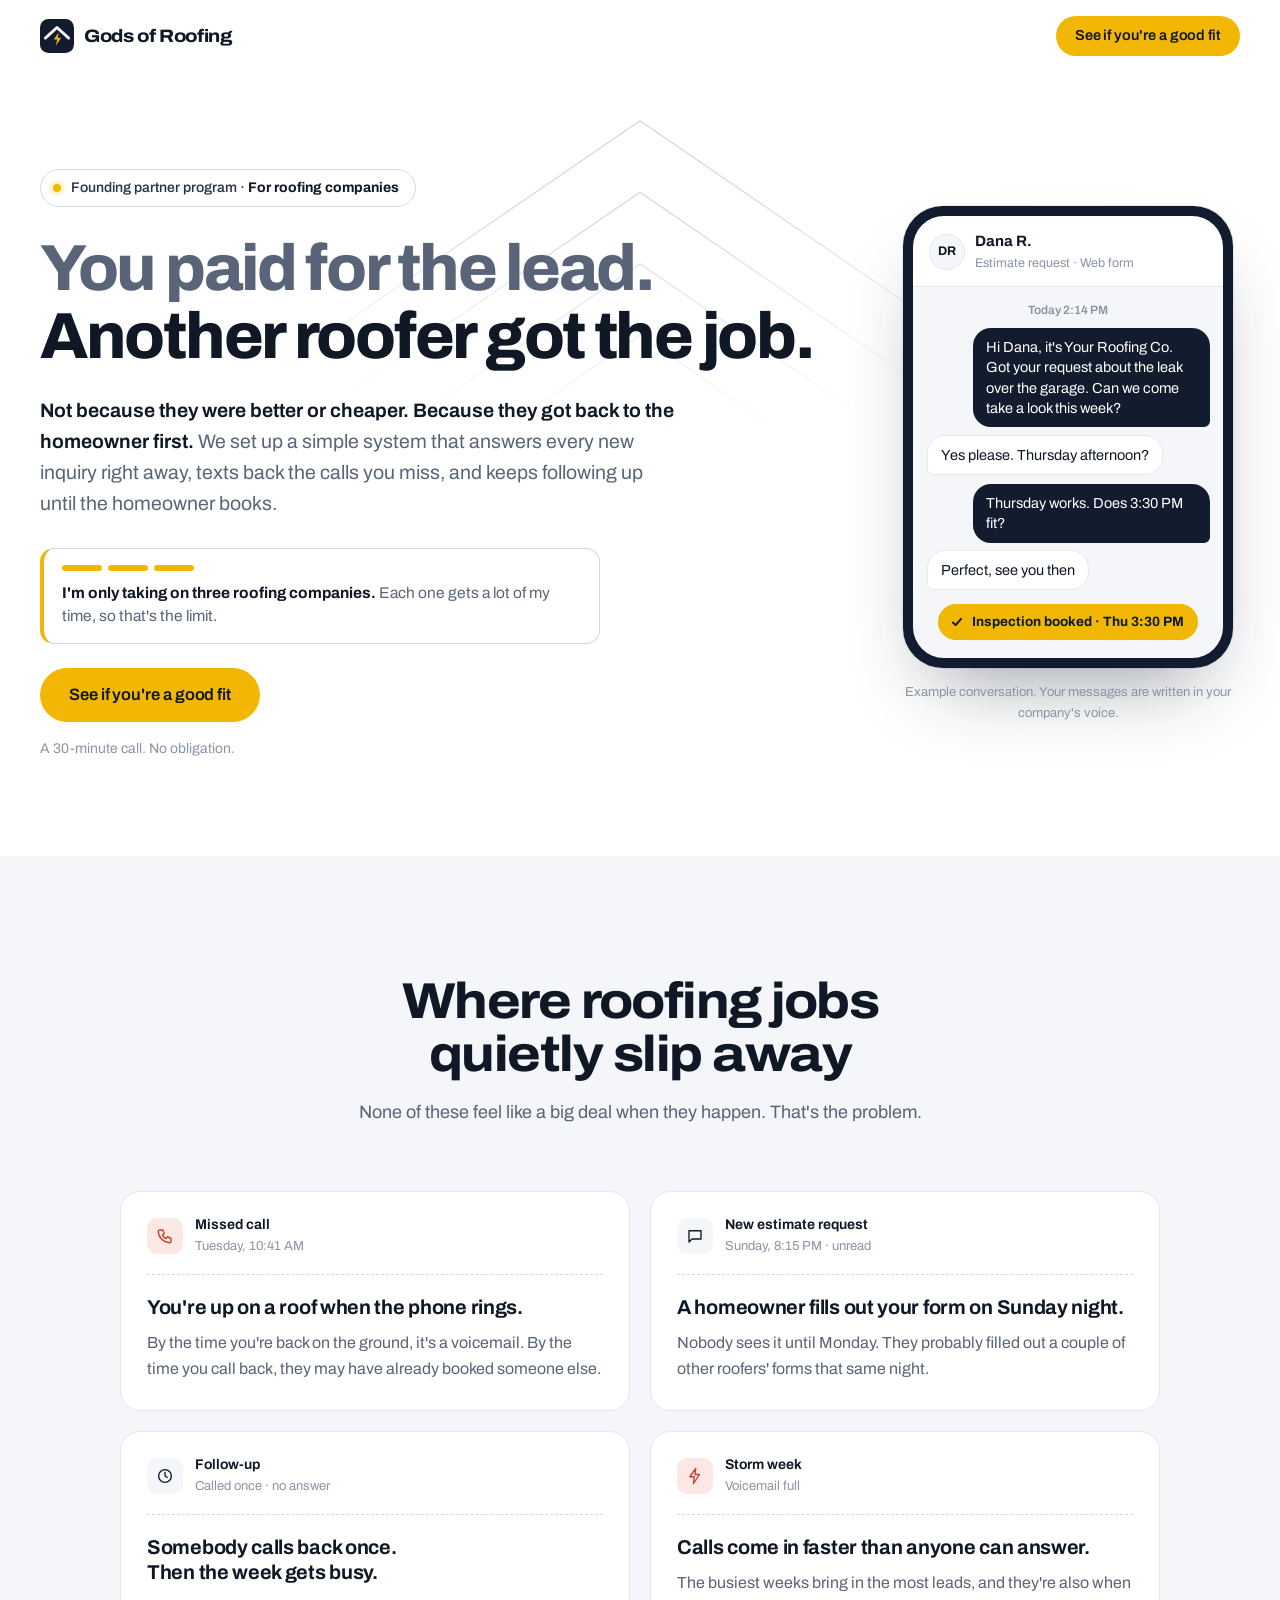
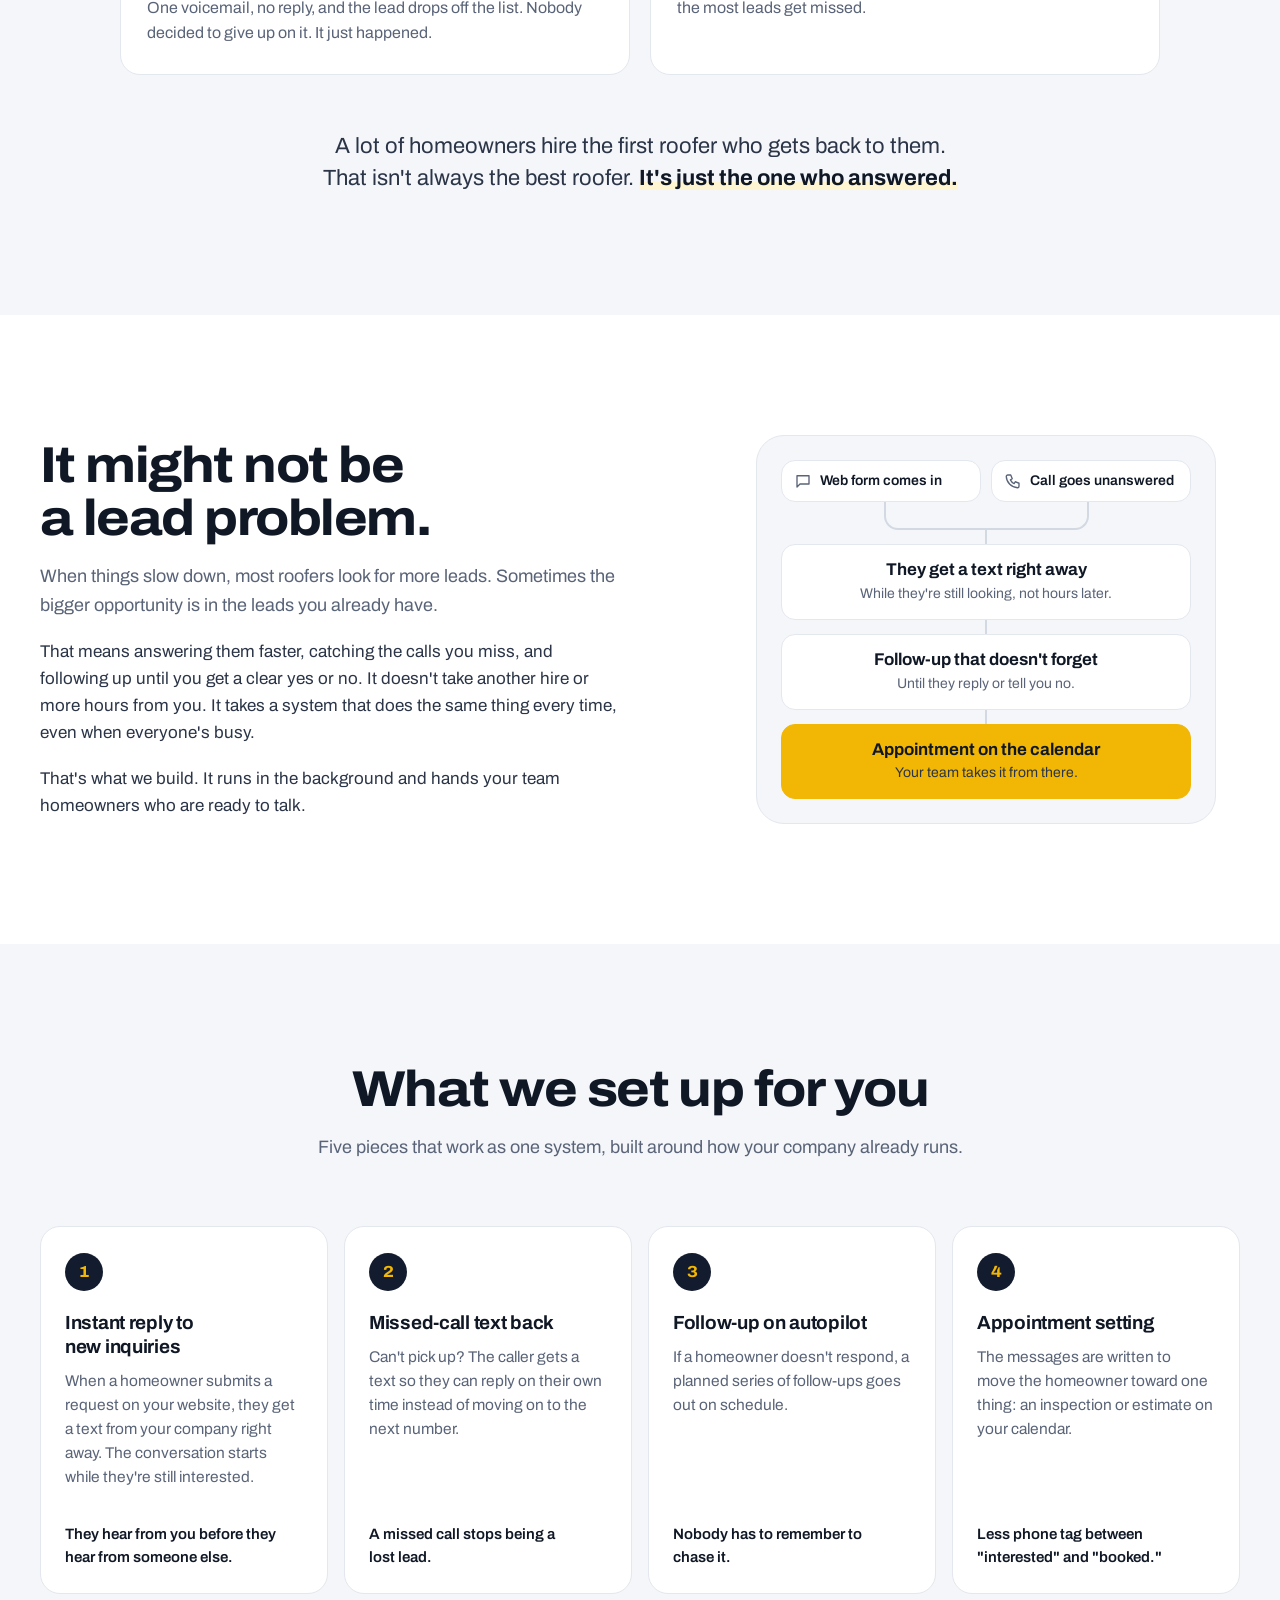
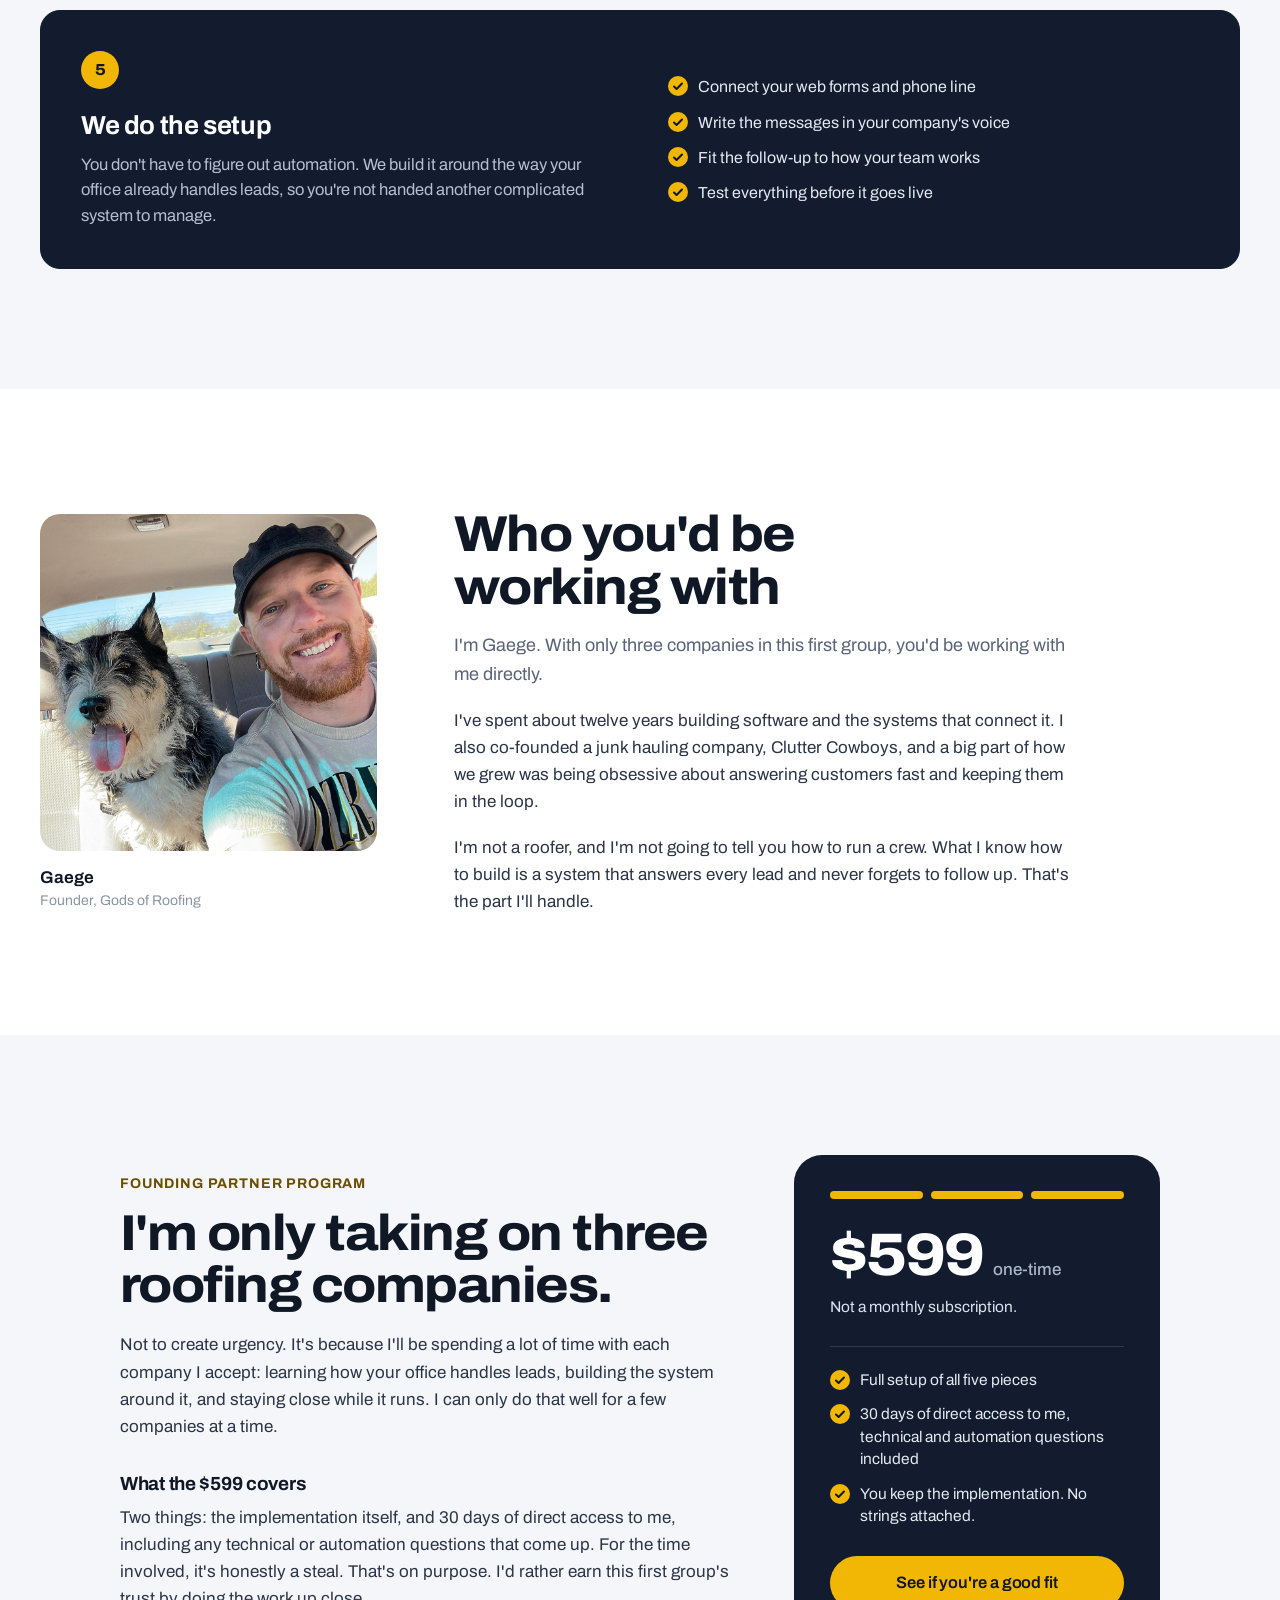
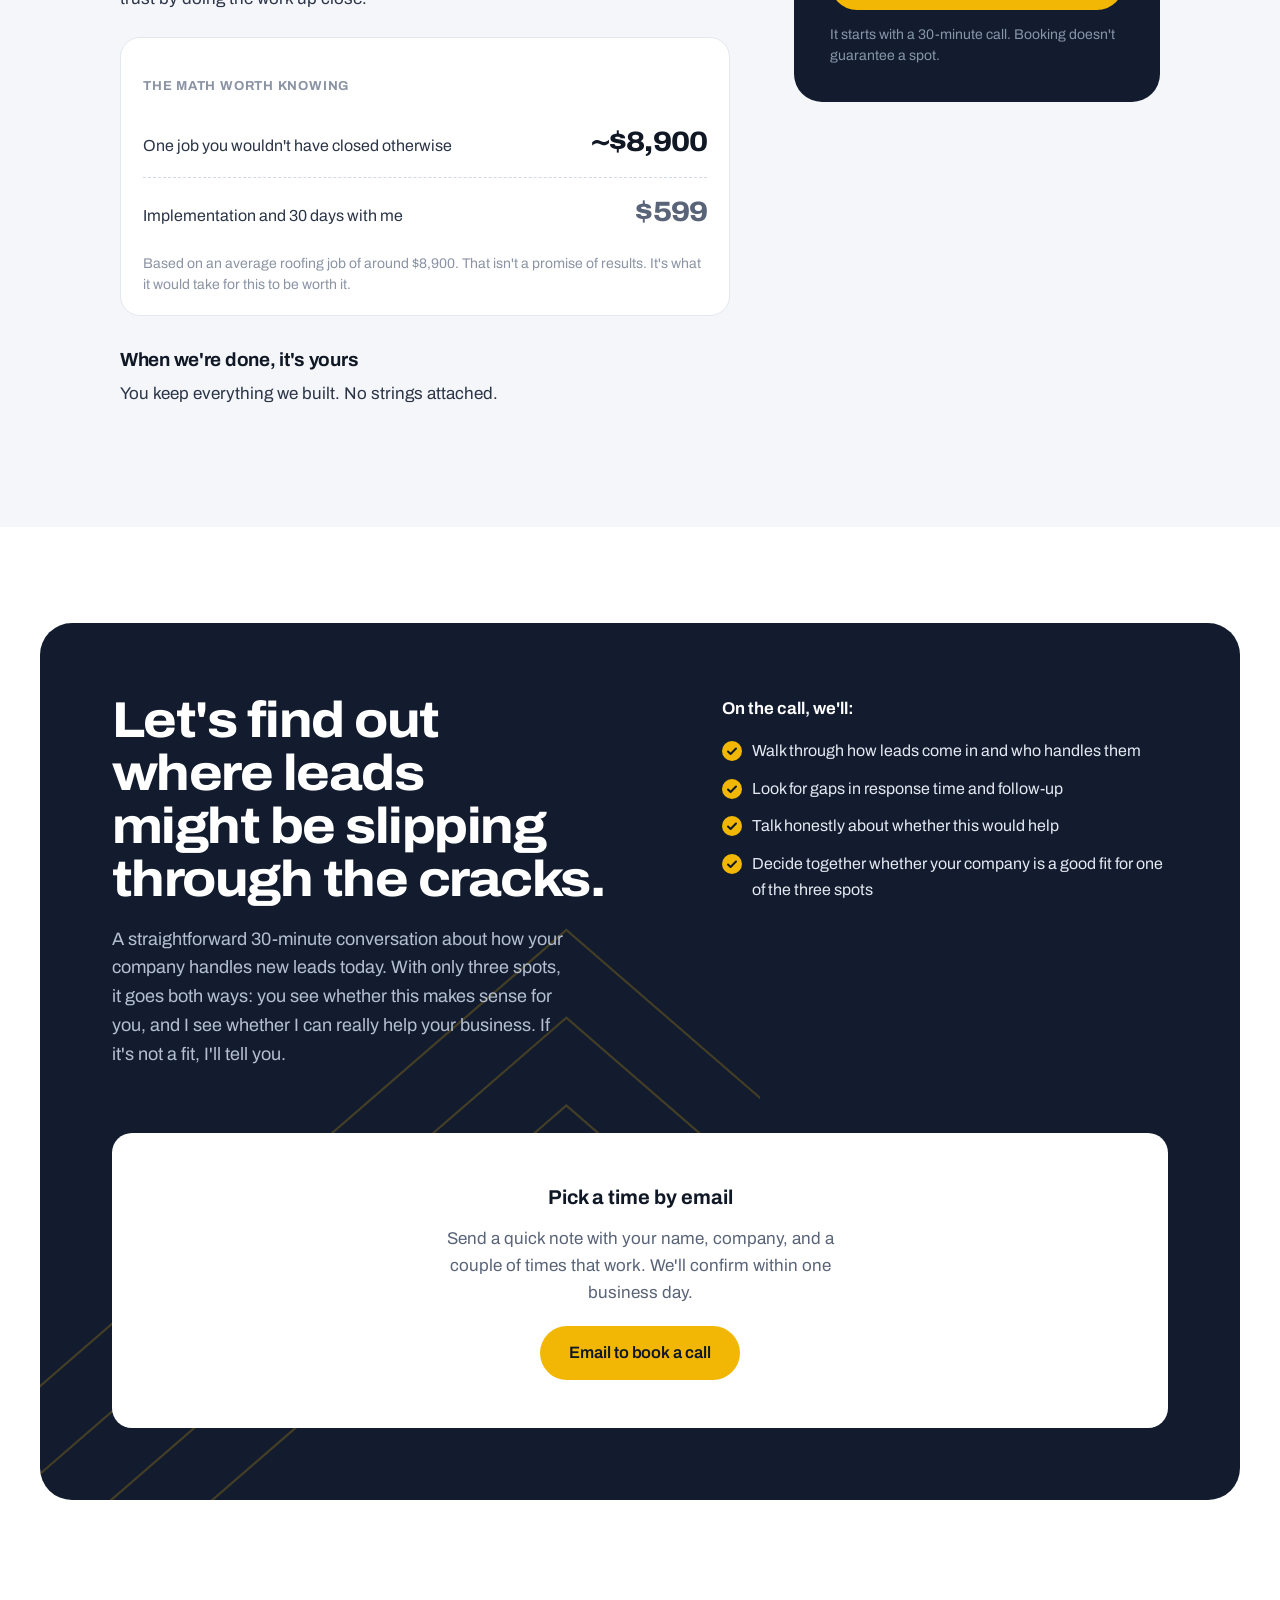
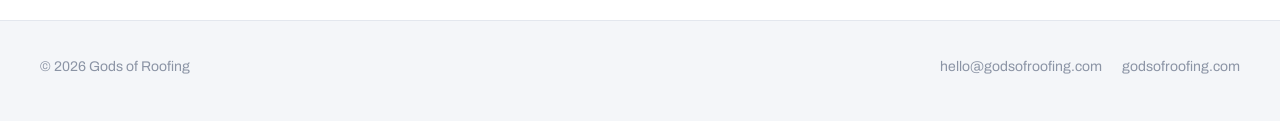
<file: pilot/index.html>
<!doctype html>
<html lang="en">

<head>
    <meta charset="utf-8">
    <meta name="viewport" content="width=device-width, initial-scale=1">

    <!-- ===================================================================
         EDITABLE VALUES live in pilot.js (CONFIG at the top of the file):
         price, spots, spots remaining, booking calendar, optional video,
         privacy policy, pixel and analytics IDs. Text below is the fallback
         shown before the script runs, so keep it in sync if you change CONFIG.
         The <title> and meta tags can't be set from CONFIG for link previews
         (Facebook reads the raw HTML), so edit them here too.

         STYLES: this page uses the main site's stylesheet (../styles.css)
         and its components. pilot.css adds only what this page needs.

         COPY RULES for this page: one message (you're already paying for
         these leads), no invented stats, results, testimonials, or
         deadlines. Only the five core pieces are offered.
         =================================================================== -->
    <title>Founding Partner Program | Gods of Roofing</title>
    <meta name="description"
        content="Answer every new roofing lead right away, text back missed calls, and follow up until they book. Three founding-partner spots for roofing companies. $599 one-time.">
    <!-- Ad landing page: kept out of search results. -->
    <meta name="robots" content="noindex, follow">

    <meta property="og:title" content="You paid for the lead. Another roofer got the job.">
    <meta property="og:description"
        content="Instant replies, missed-call text back, and follow-up that doesn't forget. Three roofing companies. $599 one-time.">
    <meta property="og:type" content="website">
    <meta property="og:url" content="https://godsofroofing.com/pilot/">
    <!-- [OG IMAGE] 1200x630, absolute URL -->
    <meta property="og:image" content="https://godsofroofing.com/pilot/og-image.jpg">
    <meta name="theme-color" content="#121C2E">

    <link rel="icon"
        href="data:image/svg+xml,%3Csvg xmlns='http://www.w3.org/2000/svg' viewBox='0 0 32 32'%3E%3Crect width='32' height='32' rx='8' fill='%23121C2E'/%3E%3Cpath d='M5 18 16 8l11 10' fill='none' stroke='%23fff' stroke-width='2.6' stroke-linecap='round' stroke-linejoin='round'/%3E%3Cpath d='M17.6 12.5 13 19.2h3.2l-1.3 6 5-7.6h-3.2z' fill='%23F2B705'/%3E%3C/svg%3E">
    <link rel="preconnect" href="https://fonts.googleapis.com">
    <link rel="preconnect" href="https://fonts.gstatic.com" crossorigin>
    <link href="https://fonts.googleapis.com/css2?family=Archivo:wdth,wght@62..125,100..900&display=swap"
        rel="stylesheet">
    <link rel="stylesheet" href="../styles.css">
    <link rel="stylesheet" href="pilot.css">
    <script src="pilot.js" defer></script>
</head>

<body class="pilot">
    <a class="skip-link" href="#main">Skip to content</a>

    <!-- ============ NAV ============ -->
    <header class="nav">
        <div class="container nav-inner">
            <a class="brand" href="https://godsofroofing.com/" aria-label="Gods of Roofing home">
                <svg class="brand-mark" viewBox="0 0 32 32" aria-hidden="true">
                    <rect width="32" height="32" rx="8" fill="currentColor" />
                    <path d="M5 18 16 8l11 10" fill="none" stroke="#fff" stroke-width="2.6" stroke-linecap="round"
                        stroke-linejoin="round" />
                    <path d="M17.6 12.5 13 19.2h3.2l-1.3 6 5-7.6h-3.2z" fill="#F2B705" />
                </svg>
                <span class="brand-name">Gods of Roofing</span>
            </a>
            <a class="btn btn-primary btn-sm" href="#book">See if you're a good fit</a>
        </div>
    </header>

    <main id="main">

        <!-- ============ 1. HERO ============ -->
        <section class="hero pilot-hero" aria-labelledby="hero-h">
            <svg class="hero-gables" viewBox="0 0 1200 520" preserveAspectRatio="xMidYMin slice" aria-hidden="true">
                <g fill="none" stroke="currentColor" stroke-width="1">
                    <path d="M-100 520 600 40l700 480" />
                    <path d="M-100 580 600 100l700 480" />
                    <path d="M-100 640 600 160l700 480" />
                    <path d="M-100 700 600 220l700 480" />
                    <path d="M-100 760 600 280l700 480" />
                    <path d="M-100 820 600 340l700 480" />
                </g>
            </svg>

            <div class="container pilot-hero-grid">
                <div class="hero-copy">
                    <p class="pill"><span class="pill-dot" aria-hidden="true"></span><span>Founding partner program
                            · <b>For roofing companies</b></span></p>

                    <h1 id="hero-h"><span class="h1-setup">You paid for the lead.</span> <span
                            class="h1-hit">Another roofer got the job.</span></h1>
                    <!-- Other headlines considered:
                         "They called you first. They hired the roofer who called back."
                         "Your ad brought them in. Your competitor's crew is on their roof."
                         "You paid for the lead. Don't lose the job to whoever answers first."
                         "You're already paying for roofing leads. Make sure you're not losing them." -->

                    <p class="lede"><strong>Not because they were better or cheaper. Because they got back to the
                            homeowner first.</strong> We set up a simple system that answers every new inquiry right
                        away, texts back the calls you miss, and keeps following up until the homeowner books.</p>

                    <div class="hero-spots">
                        <div class="slots" data-slots aria-label="3 of 3 founding partner spots open">
                            <span class="slot is-open" aria-hidden="true"></span>
                            <span class="slot is-open" aria-hidden="true"></span>
                            <span class="slot is-open" aria-hidden="true"></span>
                        </div>
                        <p><b>I'm only taking on <span data-cfg="spotsWord">three</span> roofing companies.</b>
                            Each one gets a lot of my time, so that's the limit. <span class="hero-spots-count">
                                <!-- <span
                                    data-cfg="spotsRemaining">3</span> of <span data-cfg="spots">3</span> spots
                                open.</span></p> -->
                    </div>

                    <div class="hero-ctas">
                        <a class="btn btn-primary btn-lg" href="#book" data-hero-cta>See if you're a good fit</a>
                    </div>
                    <p class="hero-note">A 30-minute call. No obligation.</p>
                </div>

                <!-- Illustration: what a homeowner sees after filling out the contractor's web form -->
                <figure class="convo" aria-labelledby="convo-cap">
                    <div class="phone" role="img"
                        aria-label="Example text conversation. A homeowner submits an estimate request at 2:14 PM, gets a text from the roofing company the same minute, and books an inspection for Thursday at 3:30 PM.">
                        <div class="phone-top" aria-hidden="true">
                            <span class="phone-avatar">DR</span>
                            <span class="phone-who"><b>Dana R.</b><small>Estimate request · Web form</small></span>
                        </div>
                        <div class="phone-thread" aria-hidden="true">
                            <p class="msg-sys">Today 2:14 PM</p>
                            <p class="msg msg-out">Hi Dana, it's Your Roofing Co. Got your request about the leak over
                                the garage. Can we come take a look this week?</p>
                            <p class="msg msg-in">Yes please. Thursday afternoon?</p>
                            <p class="msg msg-out">Thursday works. Does 3:30 PM fit?</p>
                            <p class="msg msg-in">Perfect, see you then</p>
                            <p class="msg-booked">
                                <svg viewBox="0 0 20 20" aria-hidden="true">
                                    <path d="m5.5 10.5 3 3 6-7" fill="none" stroke="currentColor" stroke-width="2.2"
                                        stroke-linecap="round" stroke-linejoin="round" />
                                </svg>
                                Inspection booked · Thu 3:30 PM
                            </p>
                        </div>
                    </div>
                    <figcaption id="convo-cap">Example conversation. Your messages are written in your company's
                        voice.</figcaption>
                </figure>
            </div>
        </section>

        <!-- ============ 2. THE PROBLEM ============ -->
        <section class="section section-paper" aria-labelledby="problem-h">
            <div class="container">
                <header class="section-head">
                    <h2 id="problem-h">Where roofing jobs quietly slip away</h2>
                    <p>None of these feel like a big deal when they happen. That's the problem.</p>
                </header>

                <ul class="moments">
                    <li class="moment">
                        <p class="moment-alert">
                            <span class="moment-icon moment-icon-red" aria-hidden="true">
                                <svg viewBox="0 0 24 24">
                                    <path
                                        d="M5 4h4l2 5-2.5 1.5a11 11 0 0 0 5 5L15 13l5 2v4a2 2 0 0 1-2 2A16 16 0 0 1 3 6a2 2 0 0 1 2-2z" />
                                </svg>
                            </span>
                            <span><b>Missed call</b><small>Tuesday, 10:41 AM</small></span>
                        </p>
                        <h3>You're up on a roof when the phone rings.</h3>
                        <p>By the time you're back on the ground, it's a voicemail. By the time you call back, they may
                            have already booked someone else.</p>
                    </li>
                    <li class="moment">
                        <p class="moment-alert">
                            <span class="moment-icon" aria-hidden="true">
                                <svg viewBox="0 0 24 24">
                                    <path d="M4 5h16v11H8l-4 4z" />
                                </svg>
                            </span>
                            <span><b>New estimate request</b><small>Sunday, 8:15 PM · unread</small></span>
                        </p>
                        <h3>A homeowner fills out your form on Sunday night.</h3>
                        <p>Nobody sees it until Monday. They probably filled out a couple of other roofers' forms that
                            same night.</p>
                    </li>
                    <li class="moment">
                        <p class="moment-alert">
                            <span class="moment-icon" aria-hidden="true">
                                <svg viewBox="0 0 24 24">
                                    <path d="M12 7v5l3 2" />
                                    <circle cx="12" cy="12" r="8.5" />
                                </svg>
                            </span>
                            <span><b>Follow-up</b><small>Called once · no answer</small></span>
                        </p>
                        <h3>Somebody calls back once. Then the week gets busy.</h3>
                        <p>One voicemail, no reply, and the lead drops off the list. Nobody decided to give up on it.
                            It just happened.</p>
                    </li>
                    <li class="moment">
                        <p class="moment-alert">
                            <span class="moment-icon moment-icon-red" aria-hidden="true">
                                <svg viewBox="0 0 24 24">
                                    <path d="M13 2 5 13h6l-1 9 8-12h-6z" />
                                </svg>
                            </span>
                            <span><b>Storm week</b><small>Voicemail full</small></span>
                        </p>
                        <h3>Calls come in faster than anyone can answer.</h3>
                        <p>The busiest weeks bring in the most leads, and they're also when the most leads get
                            missed.</p>
                    </li>
                </ul>

                <p class="moments-close">A lot of homeowners hire the first roofer who gets back to them. That isn't
                    always the best roofer. <strong>It's just the one who answered.</strong></p>
            </div>
        </section>

        <!-- ============ 3. THE SOLUTION ============ -->
        <section class="section" aria-labelledby="method-h">
            <div class="container method">
                <div class="method-copy">
                    <h2 id="method-h">It might not be a lead problem.</h2>
                    <p class="method-lede">When things slow down, most roofers look for more leads. Sometimes the
                        bigger opportunity is in the leads you already have.</p>
                    <p>That means answering them faster, catching the calls you miss, and following up until you get
                        a clear yes or no. It doesn't take another hire or more hours from you. It takes a system that
                        does the same thing every time, even when everyone's busy.</p>
                    <p>That's what we build. It runs in the background and hands your team homeowners who are ready to
                        talk.</p>
                </div>

                <div class="system" aria-label="How the system works">
                    <div class="system-in">
                        <span class="system-src">
                            <svg viewBox="0 0 24 24" aria-hidden="true">
                                <path d="M4 5h16v11H8l-4 4z" />
                            </svg>
                            Web form comes in
                        </span>
                        <span class="system-src">
                            <svg viewBox="0 0 24 24" aria-hidden="true">
                                <path
                                    d="M5 4h4l2 5-2.5 1.5a11 11 0 0 0 5 5L15 13l5 2v4a2 2 0 0 1-2 2A16 16 0 0 1 3 6a2 2 0 0 1 2-2z" />
                            </svg>
                            Call goes unanswered
                        </span>
                    </div>
                    <ol class="system-steps">
                        <li>
                            <b>They get a text right away</b>
                            <small>While they're still looking, not hours later.</small>
                        </li>
                        <li>
                            <b>Follow-up that doesn't forget</b>
                            <small>Until they reply or tell you no.</small>
                        </li>
                        <li class="system-end">
                            <b>Appointment on the calendar</b>
                            <small>Your team takes it from there.</small>
                        </li>
                    </ol>
                </div>
            </div>
        </section>

        <!-- ============ 4. WHAT WE IMPLEMENT ============ -->
        <section class="section section-paper" aria-labelledby="inc-h">
            <div class="container">
                <header class="section-head">
                    <h2 id="inc-h">What we set up for you</h2>
                    <p>Five pieces that work as one system, built around how your company already runs.</p>
                </header>

                <ol class="parts">
                    <li class="part">
                        <span class="part-num" aria-hidden="true">1</span>
                        <h3>Instant reply to new inquiries</h3>
                        <p>When a homeowner submits a request on your website, they get a text from your company right
                            away. The conversation starts while they're still interested.</p>
                        <p class="part-why">They hear from you before they hear from someone else.</p>
                    </li>
                    <li class="part">
                        <span class="part-num" aria-hidden="true">2</span>
                        <h3>Missed-call text back</h3>
                        <p>Can't pick up? The caller gets a text so they can reply on their own time instead of moving
                            on to the next number.</p>
                        <p class="part-why">A missed call stops being a lost lead.</p>
                    </li>
                    <li class="part">
                        <span class="part-num" aria-hidden="true">3</span>
                        <h3>Follow-up on autopilot</h3>
                        <p>If a homeowner doesn't respond, a planned series of follow-ups goes out on schedule.</p>
                        <p class="part-why">Nobody has to remember to chase it.</p>
                    </li>
                    <li class="part">
                        <span class="part-num" aria-hidden="true">4</span>
                        <h3>Appointment setting</h3>
                        <p>The messages are written to move the homeowner toward one thing: an inspection or estimate
                            on your calendar.</p>
                        <p class="part-why">Less phone tag between "interested" and "booked."</p>
                    </li>
                    <li class="part part-setup">
                        <div>
                            <span class="part-num" aria-hidden="true">5</span>
                            <h3>We do the setup</h3>
                            <p>You don't have to figure out automation. We build it around the way your office already
                                handles leads, so you're not handed another complicated system to manage.</p>
                        </div>
                        <ul class="checks">
                            <li>Connect your web forms and phone line</li>
                            <li>Write the messages in your company's voice</li>
                            <li>Fit the follow-up to how your team works</li>
                            <li>Test everything before it goes live</li>
                        </ul>
                    </li>
                </ol>
            </div>
        </section>

        <!-- ============ 5. WHO YOU'D WORK WITH ============ -->
        <!-- Facts below come from the About section on godsofroofing.com. Keep them in sync. -->
        <section class="section" aria-labelledby="about-h">
            <div class="container about pilot-about">
                <figure class="about-photo">
                    <img src="../images/gaege.jpg" alt="Gaege, founder of Gods of Roofing" width="800" height="1000"
                        loading="lazy" decoding="async"
                        onerror="this.closest('.about').classList.add('about-no-photo'); this.parentElement.remove();">
                    <figcaption><b>Gaege</b><small>Founder, Gods of Roofing</small></figcaption>
                </figure>
                <div class="about-copy">
                    <h2 id="about-h">Who you'd be working with</h2>
                    <p class="about-lede">I'm Gaege. With only three companies in this first group, you'd be working
                        with me directly.</p>
                    <p>I've spent about twelve years building software and the systems that connect it. I also
                        co-founded a junk hauling company, Clutter Cowboys, and a big part of how we grew was being
                        obsessive about answering customers fast and keeping them in the loop.</p>
                    <p>I'm not a roofer, and I'm not going to tell you how to run a crew. What I know how to build is a
                        system that answers every lead and never forgets to follow up. That's the part I'll handle.</p>

                    <!-- Optional video. Stays hidden until CONFIG.vsl.embedUrl is set in pilot.js.
                         Click to load: nothing from the video host downloads until someone presses play. -->
                    <div class="vsl" data-vsl hidden>
                        <button class="vsl-play" type="button" data-vsl-play aria-label="Play a short video from Gaege">
                            <img class="vsl-poster" data-vsl-poster alt="" width="1280" height="720" hidden>
                            <span class="vsl-btn" aria-hidden="true">
                                <svg viewBox="0 0 24 24">
                                    <path d="M8 5.5v13l11-6.5z" fill="currentColor" />
                                </svg>
                            </span>
                        </button>
                    </div>
                </div>
            </div>
        </section>

        <!-- ============ 6. THE FOUNDING PARTNER OFFER ============ -->
        <section class="section section-paper" aria-labelledby="offer-h">
            <div class="container">
                <article class="offer">
                    <div class="offer-story">
                        <p class="offer-eyebrow">Founding partner program</p>
                        <h2 id="offer-h">I'm only taking on <span data-cfg="spotsWord">three</span> roofing
                            companies.</h2>
                        <p>Not to create urgency. It's because I'll be spending a lot of time with each company I
                            accept: learning how your office handles leads, building the system around it, and staying
                            close while it runs. I can only do that well for a few companies at a time.</p>

                        <h3>What the $599 covers</h3>
                        <p>Two things: the implementation itself, and <span data-cfg="accessDays">30</span> days of
                            direct access to me, including any technical or automation questions that come up. For the
                            time involved, it's honestly a steal. That's on purpose. I'd rather earn this first group's
                            trust by doing the work up close.</p>

                        <div class="anchor">
                            <p class="anchor-head">The math worth knowing</p>
                            <dl>
                                <div class="anchor-row">
                                    <dt>One job you wouldn't have closed otherwise</dt>
                                    <dd>~<span data-cfg="avgJobValue">$8,900</span></dd>
                                </div>
                                <div class="anchor-row anchor-cost">
                                    <dt>Implementation and <span data-cfg="accessDays">30</span> days with me</dt>
                                    <dd data-cfg="price">$599</dd>
                                </div>
                            </dl>
                            <p class="anchor-note">Based on an average roofing job of around <span
                                    data-cfg="avgJobValue">$8,900</span>. That isn't a promise of results. It's what
                                it would take for this to be worth it.</p>
                        </div>

                        <h3>When we're done, it's yours</h3>
                        <p>You keep everything we built. No strings attached.</p>
                    </div>

                    <div class="offer-box">
                        <div class="slots" data-slots aria-label="3 of 3 founding partner spots open">
                            <span class="slot is-open" aria-hidden="true"></span>
                            <span class="slot is-open" aria-hidden="true"></span>
                            <span class="slot is-open" aria-hidden="true"></span>
                        </div>
                        <!-- <p class="slots-label"><span data-cfg="spotsRemaining">3</span> of <span
                                data-cfg="spots">3</span> spots open</p> -->

                        <p class="price"><span class="price-amount" data-cfg="price">$599</span><span
                                class="price-per" data-cfg="priceTerm">one-time</span></p>
                        <p class="offer-note">Not a monthly subscription.</p>
                        <!-- [CONFIRM] If the client pays anything ongoing for the tools this runs on
                             (texting, phone number, software), say so here in one plain sentence. -->

                        <ul class="checks">
                            <li>Full setup of all five pieces</li>
                            <li><span data-cfg="accessDays">30</span> days of direct access to me, technical and
                                automation questions included</li>
                            <li>You keep the implementation. No strings attached.</li>
                        </ul>

                        <a class="btn btn-primary btn-lg btn-block" href="#book">See if you're a good fit</a>
                        <p class="offer-fine">It starts with a 30-minute call. Booking doesn't guarantee a spot.</p>
                    </div>
                </article>
            </div>
        </section>

        <!-- ============ 7. BOOKING ============ -->
        <section class="section cta-section" id="book" aria-labelledby="book-h">
            <div class="container">
                <div class="cta cta-book">
                    <svg class="cta-gables" viewBox="0 0 600 400" preserveAspectRatio="xMinYMax slice"
                        aria-hidden="true">
                        <g fill="none" stroke="currentColor" stroke-width="1">
                            <path d="M-60 400 240 140l300 260" />
                            <path d="M-60 440 240 180l300 260" />
                            <path d="M-60 480 240 220l300 260" />
                            <path d="M-60 520 240 260l300 260" />
                        </g>
                    </svg>

                    <div class="cta-copy">
                        <h2 id="book-h">Let's find out where leads might be slipping through the cracks.</h2>
                        <p>A straightforward 30-minute conversation about how your company handles new leads today.
                            With only three spots, it goes both ways: you see whether this makes sense for you, and I
                            see whether I can really help your business. If it's not a fit, I'll tell you.</p>
                    </div>

                    <div class="cta-agenda">
                        <p class="cta-agenda-head">On the call, we'll:</p>
                        <ul class="cta-points">
                            <li>Walk through how leads come in and who handles them</li>
                            <li>Look for gaps in response time and follow-up</li>
                            <li>Talk honestly about whether this would help</li>
                            <li>Decide together whether your company is a good fit for one of the three spots</li>
                        </ul>
                    </div>

                    <div class="cta-calendar">
                        <!-- Calendar loads when this area gets close to the screen. Set CONFIG.calendar.url in pilot.js.
                             Until it's set, visitors see the email option below so the page still works. -->
                        <div class="calendar" data-calendar>
                            <div class="calendar-missing" data-calendar-missing>
                                <p class="calendar-missing-head">Pick a time by email</p>
                                <p>Send a quick note with your name, company, and a couple of times that work. We'll
                                    confirm within one business day.</p>
                                <a class="btn btn-primary btn-lg" data-calendar-email
                                    href="mailto:hello@godsofroofing.com?subject=Discovery%20call%20%E2%80%94%20founding%20partner%20program">Email
                                    to book a call</a>
                            </div>
                        </div>
                        <p class="calendar-fallback" data-calendar-fallback hidden>Calendar not loading? <a
                                data-calendar-link href="#" target="_blank" rel="noopener">Open it in a new tab</a> or
                            email <a href="mailto:hello@godsofroofing.com">hello@godsofroofing.com</a>.</p>
                    </div>
                </div>
            </div>
        </section>
    </main>

    <!-- ============ FOOTER ============ -->
    <footer class="footer">
        <div class="container footer-base pilot-footer">
            <p>&copy; <span data-year>2026</span> Gods of Roofing</p>
            <nav class="pilot-footer-links" aria-label="Footer">
                <a href="mailto:hello@godsofroofing.com">hello@godsofroofing.com</a>
                <a href="https://godsofroofing.com/">godsofroofing.com</a>
                <a href="#" data-privacy-link hidden>Privacy policy</a>
            </nav>
        </div>
    </footer>

    <!-- Sticky CTA (phones and small tablets). Hidden while the hero button or the booking section is on screen. -->
    <div class="sticky-cta is-hidden" data-sticky-cta>
        <a class="btn btn-primary btn-block" href="#book">See if you're a good fit</a>
    </div>
</body>

</html>
</file>
<file: styles.css>
/* =========================================================
   Gods of Roofing — styles
   ========================================================= */

:root {
    /* Color */
    --ink: #101826;
    /* headings, primary text */
    --ink-2: #2B3547;
    /* body text */
    --slate: #5A6478;
    /* secondary text */
    --muted: #8B94A5;
    /* tertiary text, labels */
    --line: #E3E7EE;
    /* borders */
    --line-2: #D3D9E3;
    --paper: #F4F6F9;
    /* alt section background */
    --white: #FFFFFF;
    --storm: #121C2E;
    /* dark sections */
    --storm-2: #1C2942;
    --gold: #F2B705;
    /* lightning accent: fills only */
    --gold-ink: #6B4E00;
    /* readable gold-family text on light */
    --gold-soft: #FFF5D1;
    --green: #17855A;
    --green-soft: #E3F5EC;
    --red: #C2412D;
    --chart-1: #121C2E;
    --chart-2: #6F86A8;
    --chart-3: #C9D3E2;
    --focus: #2563EB;

    /* Type */
    --font: "Archivo", ui-sans-serif, system-ui, -apple-system, "Segoe UI", sans-serif;

    /* Shape */
    --r-xl: 28px;
    --r-lg: 20px;
    --r-md: 14px;
    --r-sm: 9px;

    --container: 1200px;
    --section-y: clamp(72px, 10vw, 120px);
}

/* ---------- Reset ---------- */
*,
*::before,
*::after {
    box-sizing: border-box;
}

html {
    scroll-behavior: smooth;
    scroll-padding-top: 84px;
    -webkit-text-size-adjust: 100%;
}

body {
    margin: 0;
    font-family: var(--font);
    font-size: 17px;
    line-height: 1.6;
    color: var(--ink-2);
    background: var(--white);
    -webkit-font-smoothing: antialiased;
    text-rendering: optimizeLegibility;
}

img,
svg {
    display: block;
    max-width: 100%;
}

h1,
h2,
h3,
h4 {
    margin: 0;
    color: var(--ink);
    line-height: 1.1;
}

p {
    margin: 0;
}

ul,
ol {
    margin: 0;
    padding: 0;
    list-style: none;
}

a {
    color: inherit;
    text-decoration: none;
}

button,
input,
select {
    font: inherit;
    color: inherit;
}

button {
    cursor: pointer;
}

:focus-visible {
    outline: 3px solid var(--focus);
    outline-offset: 3px;
    border-radius: 6px;
}

.skip-link {
    position: absolute;
    left: 16px;
    top: -60px;
    z-index: 100;
    background: var(--ink);
    color: #fff;
    padding: 10px 16px;
    border-radius: var(--r-sm);
}

.skip-link:focus {
    top: 12px;
}

.container {
    width: min(100% - 32px, var(--container));
    margin-inline: auto;
}

/* ---------- Buttons ---------- */
.btn {
    display: inline-flex;
    align-items: center;
    justify-content: center;
    gap: 8px;
    height: 46px;
    padding: 0 22px;
    border-radius: 999px;
    border: 1px solid transparent;
    font-weight: 600;
    font-size: 15.5px;
    letter-spacing: -0.005em;
    white-space: nowrap;
    transition: background-color .18s ease, border-color .18s ease, color .18s ease, transform .18s ease;
}

.btn:active {
    transform: translateY(1px);
}

.btn-sm {
    height: 40px;
    padding: 0 18px;
    font-size: 14.5px;
}

.btn-lg {
    height: 54px;
    padding: 0 28px;
    font-size: 16.5px;
}

.btn-block {
    width: 100%;
}

.btn-primary {
    background: var(--gold);
    color: var(--ink);
}

.btn-primary:hover {
    background: #FFC61A;
}

.btn-ghost {
    background: var(--white);
    color: var(--ink);
    border-color: var(--line-2);
}

.btn-ghost:hover {
    border-color: var(--ink);
}

.btn-outline {
    background: transparent;
    color: var(--ink);
    border-color: var(--line-2);
}

.btn-outline:hover {
    border-color: var(--ink);
}

/* ---------- Nav ---------- */
.nav {
    position: sticky;
    top: 0;
    z-index: 50;
    background: rgba(255, 255, 255, 0.86);
    -webkit-backdrop-filter: saturate(160%) blur(14px);
    backdrop-filter: saturate(160%) blur(14px);
    border-bottom: 1px solid transparent;
    transition: border-color .2s ease;
}

.nav.is-scrolled {
    border-bottom-color: var(--line);
}

.nav-inner {
    display: flex;
    align-items: center;
    justify-content: space-between;
    height: 72px;
    gap: 24px;
}

.brand {
    display: inline-flex;
    align-items: center;
    gap: 10px;
    color: var(--storm);
}

.brand-mark {
    width: 34px;
    height: 34px;
}

.brand-name {
    font-weight: 750;
    font-stretch: 112%;
    font-size: 18px;
    letter-spacing: -0.02em;
    color: var(--ink);
}

.nav-menu {
    display: flex;
    align-items: center;
    gap: 4px;
}

.nav-menu a:not(.btn) {
    padding: 8px 14px;
    border-radius: 999px;
    font-size: 15px;
    font-weight: 500;
    color: var(--slate);
    transition: color .15s ease, background-color .15s ease;
}

.nav-menu a:not(.btn):hover {
    color: var(--ink);
    background: var(--paper);
}

.nav-menu-cta {
    display: none;
}

.nav-actions {
    display: flex;
    align-items: center;
    gap: 10px;
}

.nav-toggle {
    display: none;
    width: 44px;
    height: 44px;
    border-radius: 12px;
    border: 1px solid var(--line-2);
    background: var(--white);
    position: relative;
}

.nav-toggle span {
    position: absolute;
    left: 12px;
    right: 12px;
    height: 2px;
    background: var(--ink);
    border-radius: 2px;
    transition: transform .2s ease, top .2s ease;
}

.nav-toggle span:first-child {
    top: 17px;
}

.nav-toggle span:last-child {
    top: 25px;
}

.nav-toggle[aria-expanded="true"] span:first-child {
    top: 21px;
    transform: rotate(45deg);
}

.nav-toggle[aria-expanded="true"] span:last-child {
    top: 21px;
    transform: rotate(-45deg);
}

/* ---------- Hero ---------- */
.hero {
    position: relative;
    padding: clamp(56px, 8vw, 96px) 0 0;
    overflow: hidden;
}

.hero::after {
    /* soft fade from hero into the strip below the dashboard */
    content: "";
    position: absolute;
    inset: auto 0 0 0;
    height: 120px;
    background: linear-gradient(to bottom, rgba(255, 255, 255, 0), var(--white));
    pointer-events: none;
}

.hero-gables {
    position: absolute;
    inset: 0 0 auto 0;
    width: 100%;
    height: 620px;
    color: var(--line-2);
    -webkit-mask-image: radial-gradient(ellipse 70% 80% at 50% 0%, #000 30%, transparent 75%);
    mask-image: radial-gradient(ellipse 70% 80% at 50% 0%, #000 30%, transparent 75%);
    pointer-events: none;
}

.hero-copy {
    position: relative;
    text-align: center;
    display: flex;
    flex-direction: column;
    align-items: center;
}

.pill {
    display: inline-flex;
    align-items: center;
    gap: 10px;
    padding: 7px 16px 7px 12px;
    border-radius: 999px;
    background: var(--white);
    border: 1px solid var(--line-2);
    font-size: 14px;
    font-weight: 550;
    color: var(--ink-2);
}

.pill-dot {
    width: 8px;
    height: 8px;
    border-radius: 50%;
    background: var(--gold);
    box-shadow: 0 0 0 4px var(--gold-soft);
}

.hero h1 {
    margin-top: 28px;
    font-size: clamp(2.65rem, 6.4vw, 5rem);
    font-weight: 780;
    font-stretch: 114%;
    letter-spacing: -0.035em;
    line-height: 1.0;
    text-wrap: balance;
}

.lede {
    margin-top: 24px;
    max-width: 640px;
    font-size: clamp(17px, 1.6vw, 19.5px);
    line-height: 1.6;
    color: var(--slate);
}

.hero-ctas {
    margin-top: 36px;
    display: flex;
    flex-wrap: wrap;
    justify-content: center;
    gap: 12px;
}

.hero-note {
    margin-top: 16px;
    font-size: 14px;
    color: var(--muted);
}

/* Intro video (hidden until script.js confirms a video is available) */
.hero-grid {
    position: relative;
}

.hero-video {
    margin: clamp(40px, 6vw, 56px) auto 0;
    width: 100%;
    max-width: 640px;
}

.hero-video[hidden] {
    display: none;
}

.hero-video-frame {
    position: relative;
    aspect-ratio: 16 / 9;
    border-radius: var(--r-lg);
    overflow: hidden;
    background: var(--storm);
    border: 1px solid var(--line);
    box-shadow: 0 30px 80px -30px rgba(18, 28, 46, 0.35);
}

.hero-video-caption {
    margin-top: 14px;
    text-align: left;
    font-size: 14px;
    color: var(--muted);
}

.hero-video-caption b {
    color: var(--ink-2);
    font-weight: 650;
}

.hero-video video,
.hero-video img {
    display: block;
    width: 100%;
    height: 100%;
    object-fit: cover;
}

.hero-video video[hidden] {
    display: none;
}

.hero-video-sound {
    position: absolute;
    top: 14px;
    left: 14px;
    display: inline-flex;
    align-items: center;
    gap: 8px;
    padding: 8px 14px 8px 11px;
    border: 1px solid var(--line-2);
    border-radius: 999px;
    background: rgba(255, 255, 255, 0.94);
    color: var(--ink);
    font: inherit;
    font-size: 14px;
    font-weight: 600;
    cursor: pointer;
    box-shadow: 0 8px 24px -10px rgba(18, 28, 46, 0.45);
    transition: background .15s ease, transform .15s ease;
}

.hero-video-sound:hover {
    background: var(--white);
    transform: translateY(-1px);
}

.hero-video-sound svg {
    width: 18px;
    height: 18px;
}

.hero-video-sound[hidden] {
    display: none;
}

/* Desktop: copy on the left, vertical video on the right */
@media (min-width: 1025px) {
    .hero-grid.has-video {
        display: grid;
        grid-template-columns: minmax(0, 1fr) auto;
        align-items: center;
        gap: clamp(48px, 5vw, 80px);
    }

    .has-video .hero-copy {
        text-align: left;
        align-items: flex-start;
    }

    .has-video .hero-copy h1 {
        font-size: clamp(2.65rem, 4.6vw, 4rem);
    }

    .has-video .hero-ctas {
        justify-content: flex-start;
    }

    .has-video .hero-video {
        margin: 0;
        width: clamp(260px, 24vw, 320px);
        max-width: none;
    }

    .has-video .hero-video-frame {
        aspect-ratio: 9 / 16;
        border-radius: var(--r-xl);
    }
}

/* Dashboard mockup */
.dash {
    position: relative;
    z-index: 1;
    margin: clamp(48px, 7vw, 80px) auto 0;
    max-width: 1080px;
    background: var(--white);
    border: 1px solid var(--line);
    border-radius: var(--r-xl) var(--r-xl) 0 0;
    border-bottom: 0;
    box-shadow: 0 -2px 0 rgba(16, 24, 38, 0.02), 0 30px 80px -30px rgba(18, 28, 46, 0.35);
    padding: 22px 22px 28px;
    font-size: 14px;
}

.dash-top {
    display: flex;
    align-items: center;
    gap: 12px;
    padding: 0 4px 18px;
    border-bottom: 1px solid var(--line);
}

.dash-title {
    display: inline-flex;
    align-items: center;
    gap: 8px;
    font-weight: 700;
    color: var(--ink);
    font-size: 15px;
}

.dash-title svg {
    width: 20px;
    height: 20px;
    color: var(--ink);
}

.dash-range {
    margin-left: auto;
    padding: 5px 12px;
    border-radius: 999px;
    background: var(--paper);
    color: var(--slate);
    font-size: 13px;
    font-weight: 500;
}

.dash-live {
    display: inline-flex;
    align-items: center;
    gap: 6px;
    font-size: 13px;
    font-weight: 600;
    color: var(--green);
}

.dash-live span {
    width: 7px;
    height: 7px;
    border-radius: 50%;
    background: var(--green);
    box-shadow: 0 0 0 3px var(--green-soft);
}

.dash-kpis {
    display: grid;
    grid-template-columns: repeat(4, 1fr);
    gap: 12px;
    margin-top: 18px;
}

.kpi {
    display: flex;
    flex-direction: column;
    gap: 2px;
    padding: 14px 16px;
    border-radius: var(--r-md);
    border: 1px solid var(--line);
}

.kpi-label {
    font-size: 12.5px;
    color: var(--slate);
}

.kpi-value {
    font-size: 26px;
    font-weight: 720;
    font-stretch: 108%;
    color: var(--ink);
    letter-spacing: -0.02em;
    line-height: 1.25;
}

.kpi-delta {
    font-size: 12px;
    font-weight: 600;
}

.kpi-delta.up {
    color: var(--green);
}

.kpi-delta.down {
    color: var(--green);
}

/* lower cost is good */

.dash-body {
    display: grid;
    grid-template-columns: 1.55fr 1fr;
    gap: 12px;
    margin-top: 12px;
}

.dash-chart,
.dash-feed {
    border: 1px solid var(--line);
    border-radius: var(--r-md);
    padding: 16px;
}

.dash-chart-head {
    display: flex;
    align-items: center;
    justify-content: space-between;
    gap: 12px;
    flex-wrap: wrap;
    font-weight: 650;
    color: var(--ink);
}

.legend {
    display: flex;
    gap: 14px;
    font-size: 12px;
    font-weight: 500;
    color: var(--slate);
}

.legend li {
    display: inline-flex;
    align-items: center;
    gap: 6px;
}

.sw {
    width: 9px;
    height: 9px;
    border-radius: 3px;
    display: inline-block;
}

.sw-1,
.s1 {
    background: var(--chart-1);
}

.sw-2,
.s2 {
    background: var(--chart-2);
}

.sw-3,
.s3 {
    background: var(--chart-3);
}

.bars {
    height: 190px;
    margin-top: 16px;
    display: grid;
    grid-template-columns: repeat(8, 1fr);
    gap: clamp(8px, 1.6vw, 18px);
    align-items: end;
    background:
        linear-gradient(var(--line) 1px, transparent 1px) 0 0 / 100% 25%;
    border-bottom: 1px solid var(--line-2);
}

.bar {
    height: 100%;
    display: flex;
    flex-direction: column-reverse;
    gap: 2px;
    transform-origin: bottom;
    animation: grow 0.9s cubic-bezier(.2, .75, .2, 1) both;
    animation-delay: calc(var(--i) * 70ms + 250ms);
}

.bar i {
    display: block;
    height: var(--h);
    border-radius: 4px;
}

@keyframes grow {
    from {
        transform: scaleY(0);
    }

    to {
        transform: scaleY(1);
    }
}

.dash-feed-head {
    font-weight: 650;
    color: var(--ink);
    margin-bottom: 8px;
}

.dash-feed li {
    display: flex;
    align-items: center;
    gap: 10px;
    padding: 9px 0;
    border-top: 1px solid var(--line);
}

.dash-feed li:first-child {
    border-top: 0;
}

.av {
    flex: none;
    width: 32px;
    height: 32px;
    border-radius: 50%;
    display: grid;
    place-items: center;
    background: var(--paper);
    color: var(--ink-2);
    font-size: 11.5px;
    font-weight: 700;
}

.av-lg {
    width: 44px;
    height: 44px;
    font-size: 14px;
}

.lead {
    display: flex;
    flex-direction: column;
    min-width: 0;
    line-height: 1.3;
}

.lead b {
    font-weight: 600;
    color: var(--ink);
    font-size: 13.5px;
    white-space: nowrap;
    overflow: hidden;
    text-overflow: ellipsis;
}

.lead small {
    color: var(--muted);
    font-size: 12px;
}

.dash-feed .tag {
    margin-left: auto;
}

.tag {
    display: inline-flex;
    align-items: center;
    white-space: nowrap;
    padding: 3px 9px;
    border-radius: 999px;
    background: var(--paper);
    color: var(--slate);
    font-size: 12px;
    font-weight: 600;
}

.tag-gold {
    background: var(--gold-soft);
    color: var(--gold-ink);
}

.tag-green {
    background: var(--green-soft);
    color: var(--green);
}

/* ---------- Marquee strip ---------- */
.strip {
    padding: 44px 0 8px;
    position: relative;
    z-index: 1;
}

.strip-label {
    text-align: center;
    font-size: 14.5px;
    color: var(--muted);
    margin-bottom: 22px;
}

.marquee {
    display: flex;
    overflow: hidden;
    -webkit-mask-image: linear-gradient(90deg, transparent, #000 12%, #000 88%, transparent);
    mask-image: linear-gradient(90deg, transparent, #000 12%, #000 88%, transparent);
}

.marquee-track {
    display: flex;
    flex: none;
    gap: 0;
    animation: marquee 48s linear infinite;
}

.marquee-track li {
    display: inline-flex;
    align-items: center;
    white-space: nowrap;
    font-size: clamp(18px, 2vw, 22px);
    font-weight: 650;
    font-stretch: 110%;
    color: var(--ink);
    letter-spacing: -0.01em;
    padding: 0 28px;
}

.marquee-track li::after {
    /* tiny roof-pitch separator */
    content: "";
    width: 10px;
    height: 10px;
    margin-left: 56px;
    border-top: 2.5px solid var(--gold);
    border-left: 2.5px solid var(--gold);
    transform: translateY(4px) rotate(45deg);
    transform-origin: center;
}

.marquee:hover .marquee-track {
    animation-play-state: paused;
}

@keyframes marquee {
    to {
        transform: translateX(-100%);
    }
}

/* ---------- Sections ---------- */
.section {
    padding: var(--section-y) 0;
}

.section-paper {
    background: var(--paper);
}

.section-head {
    text-align: center;
    max-width: 680px;
    margin: 0 auto clamp(40px, 5vw, 64px);
}

.section-head h2,
.faq-intro h2,
.cta h2 {
    font-size: clamp(2rem, 4vw, 3.15rem);
    font-weight: 750;
    font-stretch: 110%;
    letter-spacing: -0.03em;
    line-height: 1.05;
    text-wrap: balance;
}

.section-head p {
    margin-top: 16px;
    color: var(--slate);
    font-size: 18px;
    text-wrap: pretty;
}

h3 {
    font-size: 20px;
    font-weight: 680;
    letter-spacing: -0.015em;
    line-height: 1.25;
}

/* ---------- Why ---------- */
.why-grid {
    display: grid;
    grid-template-columns: repeat(3, 1fr);
    gap: 20px;
}

.why-card {
    display: flex;
    flex-direction: column;
    border: 1px solid var(--line);
    border-radius: var(--r-lg);
    overflow: hidden;
    background: var(--white);
}

.why-visual {
    height: 232px;
    background: var(--paper);
    display: grid;
    place-items: center;
    padding: 24px;
    border-bottom: 1px solid var(--line);
}

.why-text {
    padding: 24px 26px 28px;
}

.why-text p {
    margin-top: 10px;
    color: var(--slate);
    font-size: 16px;
}

.notif {
    width: 100%;
    max-width: 280px;
    display: flex;
    flex-direction: column;
    gap: 10px;
}

.notif-row {
    display: flex;
    align-items: center;
    gap: 12px;
    background: var(--white);
    border: 1px solid var(--line);
    border-radius: var(--r-md);
    padding: 12px 14px;
    line-height: 1.3;
}

.notif-row b {
    display: block;
    font-size: 14px;
    font-weight: 650;
    color: var(--ink);
}

.notif-row small {
    font-size: 12.5px;
    color: var(--muted);
}

.notif-reply {
    margin-left: 28px;
}

.notif-icon {
    flex: none;
    width: 34px;
    height: 34px;
    border-radius: 10px;
    display: grid;
    place-items: center;
    background: var(--paper);
    color: var(--ink);
}

.notif-icon svg {
    width: 18px;
    height: 18px;
}

.notif-icon-gold {
    background: var(--gold);
    color: var(--ink);
}

.timeline {
    width: 100%;
    max-width: 260px;
    position: relative;
}

.timeline::before {
    content: "";
    position: absolute;
    left: 7px;
    top: 10px;
    bottom: 10px;
    width: 2px;
    background: var(--line-2);
}

.timeline li {
    position: relative;
    display: flex;
    align-items: baseline;
    gap: 12px;
    padding: 6px 0 6px 28px;
    font-size: 14.5px;
    font-weight: 550;
    color: var(--ink);
}

.timeline li::before {
    content: "";
    position: absolute;
    left: 0;
    top: 11px;
    width: 16px;
    height: 16px;
    border-radius: 50%;
    background: var(--white);
    border: 2px solid var(--line-2);
}

.timeline li span {
    width: 44px;
    flex: none;
    font-size: 12.5px;
    font-weight: 600;
    color: var(--muted);
}

.timeline li.is-won::before {
    background: var(--gold);
    border-color: var(--gold);
}

.timeline li.is-won {
    font-weight: 700;
}

.cost {
    width: 100%;
    max-width: 260px;
    background: var(--white);
    border: 1px solid var(--line);
    border-radius: var(--r-md);
    padding: 18px;
    display: flex;
    flex-direction: column;
}

.cost-label {
    font-size: 13px;
    color: var(--slate);
}

.cost-value {
    font-size: 36px;
    font-weight: 760;
    font-stretch: 110%;
    letter-spacing: -0.03em;
    color: var(--ink);
    line-height: 1.15;
}

.spark {
    width: 100%;
    height: 40px;
    margin: 8px 0 12px;
    color: var(--green);
}

.cost-split {
    display: flex;
    justify-content: space-between;
    font-size: 12.5px;
    color: var(--muted);
    border-top: 1px solid var(--line);
    padding-top: 10px;
}

.cost-split b {
    color: var(--ink);
    font-weight: 650;
}

/* ---------- Tabs ---------- */
.tabs-list {
    display: flex;
    width: max-content;
    max-width: 100%;
    margin: 0 auto 40px;
    padding: 5px;
    gap: 4px;
    border-radius: 999px;
    background: var(--white);
    border: 1px solid var(--line);
    overflow-x: auto;
}

.tabs-list [role="tab"] {
    border: 0;
    background: transparent;
    padding: 10px 22px;
    border-radius: 999px;
    font-size: 15px;
    font-weight: 600;
    color: var(--slate);
    white-space: nowrap;
    transition: background-color .2s ease, color .2s ease;
}

.tabs-list [role="tab"]:hover {
    color: var(--ink);
}

.tabs-list [role="tab"][aria-selected="true"] {
    background: var(--storm);
    color: var(--white);
}

.tab-panel {
    display: grid;
    grid-template-columns: 1fr 1.1fr;
    gap: clamp(32px, 5vw, 72px);
    align-items: center;
    background: var(--white);
    border: 1px solid var(--line);
    border-radius: var(--r-xl);
    padding: clamp(24px, 4vw, 48px);
}

.tab-panel[hidden] {
    display: none;
}

.tab-panel:not([hidden]) {
    animation: panel-in .35s ease both;
}

@keyframes panel-in {
    from {
        opacity: 0;
        transform: translateY(6px);
    }

    to {
        opacity: 1;
        transform: none;
    }
}

.tab-copy h3 {
    font-size: clamp(24px, 2.6vw, 30px);
    font-weight: 720;
    font-stretch: 106%;
    letter-spacing: -0.025em;
}

.tab-copy>p {
    margin-top: 14px;
    color: var(--slate);
}

.checks {
    margin-top: 22px;
    display: flex;
    flex-direction: column;
    gap: 12px;
}

.checks li {
    position: relative;
    padding-left: 30px;
    font-size: 15.5px;
    color: var(--ink-2);
    line-height: 1.45;
}

.checks li::before {
    content: "";
    position: absolute;
    left: 0;
    top: 1px;
    width: 20px;
    height: 20px;
    border-radius: 50%;
    background: var(--gold-soft) url("data:image/svg+xml,%3Csvg xmlns='http://www.w3.org/2000/svg' viewBox='0 0 20 20'%3E%3Cpath d='m6 10.5 2.6 2.5L14 7.5' fill='none' stroke='%23101826' stroke-width='2' stroke-linecap='round' stroke-linejoin='round'/%3E%3C/svg%3E") center / 20px no-repeat;
}

.tab-visual {
    background: var(--paper);
    border-radius: var(--r-lg);
    padding: clamp(18px, 3vw, 32px);
    min-height: 340px;
    display: grid;
    place-items: center;
}

/* Map pack */
.mappack {
    width: 100%;
    max-width: 420px;
    background: var(--white);
    border: 1px solid var(--line);
    border-radius: var(--r-md);
    overflow: hidden;
}

.map {
    position: relative;
    height: 130px;
    background:
        linear-gradient(115deg, transparent 46%, #fff 46%, #fff 50%, transparent 50%),
        linear-gradient(20deg, transparent 60%, #fff 60%, #fff 63%, transparent 63%),
        repeating-linear-gradient(0deg, transparent 0 25px, rgba(18, 28, 46, 0.05) 25px 26px),
        repeating-linear-gradient(90deg, transparent 0 25px, rgba(18, 28, 46, 0.05) 25px 26px),
        #E9EEF4;
}

.pin {
    position: absolute;
    width: 18px;
    height: 18px;
    border-radius: 50% 50% 50% 0;
    transform: translate(-50%, -100%) rotate(-45deg);
    background: var(--chart-2);
    border: 2px solid #fff;
}

.pin-you {
    width: 26px;
    height: 26px;
    background: var(--storm);
    box-shadow: 0 0 0 6px rgba(242, 183, 5, 0.35);
}

.listings li {
    display: flex;
    align-items: center;
    justify-content: space-between;
    gap: 12px;
    padding: 12px 16px;
    border-top: 1px solid var(--line);
    line-height: 1.3;
}

.listings b {
    display: block;
    font-size: 14.5px;
    font-weight: 650;
    color: var(--ink);
}

.listings small {
    font-size: 12.5px;
    color: var(--muted);
}

.listings li:not(.is-you) b {
    color: var(--slate);
    font-weight: 550;
}

.listings li.is-you {
    background: #FFFCF0;
}

.stars {
    color: var(--gold);
    letter-spacing: 1px;
}

.stars.dim {
    color: #C9CED8;
}

/* Campaign table */
.table-card {
    width: 100%;
    max-width: 460px;
    background: var(--white);
    border: 1px solid var(--line);
    border-radius: var(--r-md);
    overflow: hidden;
}

.table-head {
    display: flex;
    align-items: center;
    justify-content: space-between;
    padding: 14px 16px;
    font-weight: 650;
    color: var(--ink);
    font-size: 14.5px;
}

.table-card table {
    width: 100%;
    border-collapse: collapse;
    font-size: 13.5px;
}

.table-card th,
.table-card td {
    padding: 11px 16px;
    text-align: right;
    border-top: 1px solid var(--line);
}

.table-card th:first-child,
.table-card td:first-child {
    text-align: left;
}

.table-card th {
    font-weight: 550;
    font-size: 12px;
    color: var(--muted);
    background: var(--paper);
}

.table-card td {
    color: var(--ink-2);
    font-variant-numeric: tabular-nums;
}

.table-card td:last-child {
    font-weight: 700;
    color: var(--ink);
}

.table-card tfoot td {
    font-weight: 700;
    color: var(--ink);
}

/* Follow-up flow */
.flow {
    width: 100%;
    max-width: 400px;
    position: relative;
}

.flow::before {
    content: "";
    position: absolute;
    left: 13px;
    top: 18px;
    bottom: 18px;
    width: 2px;
    background: var(--line-2);
}

.flow li {
    position: relative;
    padding: 9px 0 9px 44px;
    line-height: 1.3;
}

.flow li::before {
    content: "";
    position: absolute;
    left: 0;
    top: 10px;
    width: 28px;
    height: 28px;
    border-radius: 50%;
    background: var(--white);
    border: 2px solid var(--line-2);
}

.flow li.done::before {
    background: var(--storm) url("data:image/svg+xml,%3Csvg xmlns='http://www.w3.org/2000/svg' viewBox='0 0 20 20'%3E%3Cpath d='m6 10.5 2.6 2.5L14 7.5' fill='none' stroke='%23fff' stroke-width='2' stroke-linecap='round' stroke-linejoin='round'/%3E%3C/svg%3E") center / 20px no-repeat;
    border-color: var(--storm);
}

.flow li.active::before {
    background: var(--gold);
    border-color: var(--gold);
    box-shadow: 0 0 0 5px var(--gold-soft);
}

.flow b {
    display: block;
    font-size: 15px;
    font-weight: 650;
    color: var(--ink);
}

.flow small {
    font-size: 13px;
    color: var(--muted);
}

/* ---------- Features grid ---------- */
.features {
    display: grid;
    grid-template-columns: repeat(4, 1fr);
    gap: 1px;
    background: var(--line);
    border: 1px solid var(--line);
    border-radius: var(--r-lg);
    overflow: hidden;
}

.feature {
    background: var(--white);
    padding: 30px 26px 32px;
}

.feature svg {
    width: 26px;
    height: 26px;
    color: var(--ink);
    fill: none;
    stroke: currentColor;
    stroke-width: 1.7;
    stroke-linecap: round;
    stroke-linejoin: round;
}

.feature h3 {
    margin-top: 22px;
    font-size: 17.5px;
}

.feature p {
    margin-top: 8px;
    color: var(--slate);
    font-size: 15px;
    line-height: 1.55;
}

/* ---------- Steps ---------- */
.steps {
    display: grid;
    grid-template-columns: repeat(3, 1fr);
    gap: 20px;
    counter-reset: none;
}

.step {
    position: relative;
    background: var(--white);
    border: 1px solid var(--line);
    border-radius: var(--r-lg);
    padding: 30px 28px 32px;
}

.step-num {
    display: grid;
    place-items: center;
    width: 44px;
    height: 44px;
    border-radius: 50%;
    background: var(--storm);
    color: var(--gold);
    font-weight: 750;
    font-stretch: 110%;
    font-size: 18px;
}

.step h3 {
    margin-top: 24px;
    font-size: 21px;
}

.step p {
    margin-top: 10px;
    color: var(--slate);
    font-size: 16px;
}

.step:not(:last-child)::after {
    /* connector between steps */
    content: "";
    position: absolute;
    top: 52px;
    right: -21px;
    width: 22px;
    height: 2px;
    background: var(--line-2);
}

/* ---------- Results ---------- */
.results {
    display: grid;
    grid-template-columns: repeat(2, 1fr);
    gap: 20px;
}

.result {
    margin: 0;
    display: flex;
    flex-direction: column;
    border: 1px solid var(--line);
    border-radius: var(--r-lg);
    padding: clamp(26px, 3.5vw, 40px);
    background: var(--white);
}

.result-stat {
    display: flex;
    flex-direction: column;
    padding-bottom: 24px;
    border-bottom: 1px solid var(--line);
}

.result-num {
    font-size: clamp(40px, 5vw, 56px);
    font-weight: 780;
    font-stretch: 112%;
    letter-spacing: -0.035em;
    color: var(--ink);
    line-height: 1;
}

.result-label {
    margin-top: 10px;
    color: var(--slate);
    font-size: 15px;
}

.result blockquote {
    margin: 24px 0 0;
    font-size: 19px;
    line-height: 1.55;
    color: var(--ink);
    flex: 1;
    text-wrap: pretty;
}

.result figcaption {
    margin-top: 28px;
    display: flex;
    align-items: center;
    gap: 12px;
    line-height: 1.3;
}

.result figcaption b {
    display: block;
    color: var(--ink);
    font-weight: 650;
}

.result figcaption small {
    color: var(--muted);
    font-size: 14px;
}

/* ---------- About ---------- */
.about {
    display: grid;
    grid-template-columns: minmax(0, 0.8fr) minmax(0, 1.2fr);
    gap: clamp(40px, 6vw, 96px);
    align-items: start;
}

.about-photo {
    margin: 0;
    position: sticky;
    top: 112px;
}

.about-photo img {
    display: block;
    width: 100%;
    height: auto;
    aspect-ratio: 4 / 5;
    object-fit: cover;
    border-radius: var(--r-lg);
    background: var(--line);
}

.about-photo figcaption {
    margin-top: 16px;
    line-height: 1.3;
}

.about-photo figcaption b {
    display: block;
    color: var(--ink);
    font-weight: 650;
}

.about-photo figcaption small {
    color: var(--muted);
    font-size: 14px;
}

.about-copy {
    max-width: 62ch;
}

.about-copy h2 {
    font-size: clamp(2rem, 4vw, 3.15rem);
    font-weight: 750;
    font-stretch: 110%;
    letter-spacing: -0.03em;
    line-height: 1.05;
    text-wrap: balance;
}

.about-copy p {
    margin-top: 18px;
    color: var(--ink-2);
    text-wrap: pretty;
}

.about-copy .about-lede {
    margin-top: 16px;
    color: var(--slate);
    font-size: 18px;
}

.about-quote {
    margin: 32px 0;
    padding-left: 20px;
    border-left: 4px solid var(--gold);
    color: var(--ink);
    font-size: clamp(20px, 2.2vw, 24px);
    font-weight: 680;
    letter-spacing: -0.015em;
    line-height: 1.3;
}

.about-no-photo {
    grid-template-columns: 1fr;
    justify-items: center;
}

/* ---------- Pricing ---------- */
.billing {
    display: flex;
    align-items: center;
    justify-content: center;
    gap: 14px;
    margin: -16px 0 40px;
}

.billing-opt {
    font-size: 15px;
    font-weight: 600;
    color: var(--muted);
    transition: color .2s ease;
}

.billing-opt em {
    font-style: normal;
    margin-left: 6px;
    padding: 3px 9px;
    border-radius: 999px;
    background: var(--gold-soft);
    color: var(--gold-ink);
    font-size: 12.5px;
    font-weight: 650;
}

[data-period="monthly"] .billing-opt[data-for="monthly"],
[data-period="annual"] .billing-opt[data-for="annual"] {
    color: var(--ink);
}

.switch {
    position: relative;
    width: 52px;
    height: 30px;
    border-radius: 999px;
    border: 0;
    background: var(--line-2);
    transition: background-color .2s ease;
    padding: 0;
}

.switch span {
    position: absolute;
    top: 3px;
    left: 3px;
    width: 24px;
    height: 24px;
    border-radius: 50%;
    background: var(--white);
    box-shadow: 0 1px 3px rgba(16, 24, 38, 0.25);
    transition: transform .2s ease;
}

.switch[aria-checked="true"] {
    background: var(--storm);
}

.switch[aria-checked="true"] span {
    transform: translateX(22px);
}

.plans {
    display: grid;
    grid-template-columns: repeat(3, 1fr);
    gap: 20px;
    align-items: stretch;
}

.plan {
    position: relative;
    display: flex;
    flex-direction: column;
    background: var(--white);
    border: 1px solid var(--line);
    border-radius: var(--r-xl);
    padding: 32px 28px;
}

.plan h3 {
    font-size: 22px;
    font-weight: 720;
    font-stretch: 108%;
}

.plan-desc {
    margin-top: 8px;
    color: var(--slate);
    font-size: 15px;
    min-height: 48px;
}

.price {
    margin-top: 22px;
    display: flex;
    align-items: baseline;
    gap: 4px;
}

.price-amount {
    font-size: 48px;
    font-weight: 780;
    font-stretch: 110%;
    letter-spacing: -0.035em;
    color: var(--ink);
    line-height: 1;
    font-variant-numeric: tabular-nums;
}

.price-per {
    font-size: 16px;
    color: var(--slate);
    font-weight: 500;
}

.price-note {
    margin: 8px 0 24px;
    font-size: 14px;
    color: var(--muted);
}

.plan-includes {
    margin-top: 28px;
    padding-top: 22px;
    border-top: 1px solid var(--line);
    font-size: 14px;
    font-weight: 650;
    color: var(--ink);
}

.plan .checks {
    margin-top: 16px;
}

.plan .checks li {
    font-size: 15px;
}

.plan-featured {
    background: var(--storm);
    border-color: var(--storm);
    color: #C8D1E0;
}

.plan-featured h3,
.plan-featured .price-amount,
.plan-featured .plan-includes {
    color: var(--white);
}

.plan-featured .plan-desc,
.plan-featured .price-per {
    color: #A9B5C8;
}

.plan-featured .price-note {
    color: #8794AA;
}

.plan-featured .plan-includes {
    border-top-color: rgba(255, 255, 255, 0.12);
}

.plan-featured .checks li {
    color: #DCE3EE;
}

.plan-featured .checks li::before {
    background-color: var(--gold);
}

.plan-badge {
    position: absolute;
    top: 28px;
    right: 24px;
    padding: 5px 12px;
    border-radius: 999px;
    background: var(--gold);
    color: var(--ink);
    font-size: 12.5px;
    font-weight: 700;
}

/* ---------- FAQ ---------- */
.faq-wrap {
    display: grid;
    grid-template-columns: 0.85fr 1.15fr;
    gap: clamp(40px, 6vw, 96px);
    align-items: start;
}

.faq-intro {
    position: sticky;
    top: 112px;
}

.faq-intro p {
    margin: 16px 0 28px;
    color: var(--slate);
    font-size: 18px;
    max-width: 400px;
}

.faq-list {
    border-top: 1px solid var(--line);
}

.faq-list details {
    border-bottom: 1px solid var(--line);
}

.faq-list summary {
    list-style: none;
    cursor: pointer;
    display: flex;
    align-items: center;
    justify-content: space-between;
    gap: 24px;
    padding: 24px 0;
    font-size: 18px;
    font-weight: 620;
    color: var(--ink);
    line-height: 1.35;
}

.faq-list summary::-webkit-details-marker {
    display: none;
}

.faq-list summary::after {
    content: "";
    flex: none;
    width: 32px;
    height: 32px;
    border-radius: 50%;
    background: var(--paper) url("data:image/svg+xml,%3Csvg xmlns='http://www.w3.org/2000/svg' viewBox='0 0 20 20'%3E%3Cpath d='M10 5v10M5 10h10' fill='none' stroke='%23101826' stroke-width='1.8' stroke-linecap='round'/%3E%3C/svg%3E") center / 18px no-repeat;
    transition: transform .25s ease, background-color .2s ease;
}

.faq-list details[open] summary::after {
    transform: rotate(45deg);
    background-color: var(--gold-soft);
}

.faq-list summary:hover::after {
    background-color: var(--line);
}

.faq-list details p {
    padding: 0 56px 26px 0;
    color: var(--slate);
    font-size: 16.5px;
}

/* ---------- CTA / Contact ---------- */
.cta-section {
    padding-top: 0;
}

.cta {
    position: relative;
    overflow: hidden;
    display: grid;
    grid-template-columns: 1fr 1fr;
    gap: clamp(32px, 5vw, 72px);
    align-items: center;
    background: var(--storm);
    color: #C2CCDC;
    border-radius: 32px;
    padding: clamp(32px, 6vw, 72px);
}

.cta-gables {
    position: absolute;
    left: 0;
    bottom: 0;
    width: 60%;
    height: 100%;
    color: rgba(242, 183, 5, 0.22);
    pointer-events: none;
}

.cta-copy {
    position: relative;
}

.cta h2 {
    color: var(--white);
}

.cta-copy>p {
    margin-top: 18px;
    font-size: 18px;
    color: #B4BFD1;
    max-width: 460px;
}

.cta-points {
    margin-top: 28px;
    display: flex;
    flex-direction: column;
    gap: 12px;
}

.cta-points li {
    position: relative;
    padding-left: 30px;
    color: #E3E8F1;
    font-size: 16px;
}

.cta-points li::before {
    content: "";
    position: absolute;
    left: 0;
    top: 3px;
    width: 20px;
    height: 20px;
    border-radius: 50%;
    background: var(--gold) url("data:image/svg+xml,%3Csvg xmlns='http://www.w3.org/2000/svg' viewBox='0 0 20 20'%3E%3Cpath d='m6 10.5 2.6 2.5L14 7.5' fill='none' stroke='%23101826' stroke-width='2' stroke-linecap='round' stroke-linejoin='round'/%3E%3C/svg%3E") center / 20px no-repeat;
}

.form {
    position: relative;
    background: var(--white);
    color: var(--ink-2);
    border-radius: var(--r-lg);
    padding: clamp(22px, 3vw, 32px);
    display: flex;
    flex-direction: column;
    gap: 16px;
}

.form-row {
    display: grid;
    grid-template-columns: 1fr 1fr;
    gap: 14px;
}

.form label {
    display: flex;
    flex-direction: column;
    gap: 6px;
    font-size: 14px;
    font-weight: 600;
    color: var(--ink);
}

.form input,
.form select {
    height: 48px;
    padding: 0 14px;
    border-radius: 12px;
    border: 1px solid var(--line-2);
    background: var(--white);
    font-size: 16px;
    font-weight: 400;
    color: var(--ink);
    transition: border-color .15s ease, box-shadow .15s ease;
}

.form select {
    appearance: none;
    -webkit-appearance: none;
    background: var(--white) url("data:image/svg+xml,%3Csvg xmlns='http://www.w3.org/2000/svg' viewBox='0 0 20 20'%3E%3Cpath d='m6 8 4 4 4-4' fill='none' stroke='%235A6478' stroke-width='1.8' stroke-linecap='round' stroke-linejoin='round'/%3E%3C/svg%3E") right 12px center / 18px no-repeat;
    padding-right: 40px;
}

.form select:invalid {
    color: var(--muted);
}

.form input::placeholder {
    color: var(--muted);
}

.form input:focus,
.form select:focus {
    outline: none;
    border-color: var(--ink);
    box-shadow: 0 0 0 3px rgba(37, 99, 235, 0.18);
}

.form .is-invalid {
    border-color: var(--red);
}

.form button {
    margin-top: 6px;
}

.form-status {
    font-size: 14px;
    color: var(--slate);
    min-height: 1.4em;
    text-align: center;
}

.form-status.is-error {
    color: var(--red);
}

.form-status.is-success {
    color: var(--green);
    font-weight: 600;
}

/* ---------- Footer ---------- */
.footer {
    background: var(--paper);
    border-top: 1px solid var(--line);
}

.nowrap {
    white-space: nowrap;
}

.footer-inner {
    display: grid;
    grid-template-columns: 1fr 1.4fr;
    gap: 48px;
    padding: 64px 0 48px;
}

.footer-brand p {
    margin-top: 16px;
    max-width: 320px;
    color: var(--slate);
    font-size: 15.5px;
}

.footer-cols {
    display: grid;
    grid-template-columns: repeat(3, 1fr);
    gap: 32px;
}

.footer-cols h4 {
    font-size: 14px;
    font-weight: 700;
    color: var(--ink);
    margin-bottom: 14px;
}

.footer-cols li+li {
    margin-top: 10px;
}

.footer-cols a {
    font-size: 15px;
    color: var(--slate);
    transition: color .15s ease;
    word-break: break-word;
}

.footer-cols a:hover {
    color: var(--ink);
}

.footer-base {
    display: flex;
    justify-content: space-between;
    gap: 16px;
    flex-wrap: wrap;
    padding: 24px 0 32px;
    border-top: 1px solid var(--line);
    font-size: 14px;
    color: var(--muted);
}

.footer-base a:hover {
    color: var(--ink);
}

/* ---------- Responsive ---------- */
@media (max-width: 1024px) {
    .features {
        grid-template-columns: repeat(2, 1fr);
    }

    .dash-body {
        grid-template-columns: 1fr;
    }

    .plans {
        grid-template-columns: 1fr;
        max-width: 520px;
        margin-inline: auto;
    }

    .plan-desc {
        min-height: 0;
    }
}

@media (max-width: 900px) {
    .nav-actions .btn {
        display: none;
    }

    .nav-toggle {
        display: block;
    }

    .nav-menu {
        position: fixed;
        inset: 72px 0 auto 0;
        flex-direction: column;
        align-items: stretch;
        gap: 2px;
        padding: 12px 16px 20px;
        background: var(--white);
        border-bottom: 1px solid var(--line);
        box-shadow: 0 24px 40px -24px rgba(18, 28, 46, 0.25);
        opacity: 0;
        visibility: hidden;
        transform: translateY(-8px);
        transition: opacity .2s ease, transform .2s ease, visibility 0s linear .2s;
    }

    .menu-open .nav-menu {
        opacity: 1;
        visibility: visible;
        transform: none;
        transition: opacity .2s ease, transform .2s ease;
    }

    .nav-menu a:not(.btn) {
        padding: 14px 12px;
        font-size: 17px;
        color: var(--ink);
        border-radius: 12px;
    }

    .nav-menu-cta {
        display: inline-flex;
        margin-top: 10px;
        height: 52px;
    }

    .why-grid,
    .steps,
    .results {
        grid-template-columns: 1fr;
    }

    .why-grid,
    .steps {
        max-width: 560px;
        margin-inline: auto;
    }

    .step:not(:last-child)::after {
        top: auto;
        bottom: -21px;
        left: 49px;
        right: auto;
        width: 2px;
        height: 22px;
    }

    .tab-panel {
        grid-template-columns: 1fr;
    }

    .tab-visual {
        min-height: 0;
    }

    .faq-wrap {
        grid-template-columns: 1fr;
    }

    .faq-intro {
        position: static;
    }

    .about {
        grid-template-columns: 1fr;
    }

    .about-photo {
        position: static;
        max-width: 320px;
    }

    .cta {
        grid-template-columns: 1fr;
    }

    .cta-gables {
        width: 100%;
        height: 50%;
        top: 0;
        bottom: auto;
    }

    .footer-inner {
        grid-template-columns: 1fr;
    }
}

@media (max-width: 640px) {
    body {
        font-size: 16px;
    }

    .hero {
        padding-top: 32px;
    }

    .hero h1 {
        /* keep each line of the headline on one row so the video stays near the fold */
        margin-top: 20px;
        font-size: clamp(1.85rem, 8.4vw, 2.3rem);
        line-height: 1.05;
    }

    .lede {
        margin-top: 16px;
    }

    .hero-ctas {
        margin-top: 24px;
    }

    .hero-video {
        margin-top: 28px;
    }

    .hero-ctas {
        width: 100%;
        flex-direction: column;
    }

    .hero-ctas .btn {
        width: 100%;
    }

    .dash {
        padding: 14px 14px 18px;
        border-radius: var(--r-lg) var(--r-lg) 0 0;
    }

    .dash-range {
        display: none;
    }

    .dash-live {
        margin-left: auto;
    }

    .dash-kpis {
        grid-template-columns: repeat(2, 1fr);
        gap: 8px;
    }

    .kpi {
        padding: 12px;
    }

    .kpi-value {
        font-size: 22px;
    }

    .bars {
        height: 150px;
    }

    .legend {
        gap: 10px;
    }

    .features {
        grid-template-columns: 1fr;
    }

    .form-row {
        grid-template-columns: 1fr;
    }

    .faq-list summary {
        font-size: 17px;
        padding: 20px 0;
    }

    .faq-list details p {
        padding-right: 0;
    }

    .footer-cols {
        grid-template-columns: 1fr 1fr;
    }

    .footer-cols>div:last-child {
        grid-column: 1 / -1;
    }

    .table-card th,
    .table-card td {
        padding: 10px 10px;
    }

    .table-card th:first-child,
    .table-card td:first-child {
        padding-left: 14px;
    }
}

@media (prefers-reduced-motion: reduce) {
    html {
        scroll-behavior: auto;
    }

    *,
    *::before,
    *::after {
        animation-duration: 0.001ms !important;
        animation-iteration-count: 1 !important;
        transition-duration: 0.001ms !important;
    }

    .marquee-track {
        animation: none;
    }

    .marquee {
        overflow-x: auto;
    }
}
</file>
<file: pilot/pilot.css>
/* =========================================================
   Gods of Roofing — Founding Partner Program page
   Loaded AFTER ../styles.css. Uses the main site's tokens and
   components (nav, hero, pill, section heads, about, checks,
   price, CTA, footer). This file adds only what this page needs.
   ========================================================= */

/* ---------- Nav ---------- */
/* On phones the hero button, then the sticky bar, is always on screen, so the nav button steps aside */
@media (max-width: 480px) {
    .nav .btn {
        display: none;
    }
}

/* ---------- Hero ---------- */
.pilot-hero {
    padding-bottom: clamp(56px, 8vw, 96px);
}

.pilot-hero-grid {
    position: relative;
    z-index: 1;
    /* above the hero's bottom fade */
    display: grid;
    gap: 48px;
    align-items: center;
}

.pilot-hero .hero-copy {
    text-align: left;
    align-items: flex-start;
}

.pilot-hero .pill b {
    font-weight: 700;
    color: var(--ink);
}

.pilot-hero h1 {
    max-width: 15ch;
    font-size: clamp(2.3rem, 5vw, 4.1rem);
    line-height: 1.02;
}

/* each sentence starts its own line; the setup is quieter so the hit lands */
.pilot-hero h1 span {
    display: block;
}

/* Two lines, always: the font scales with the text column so each sentence fits on one line.
   "Another roofer got the job." is ~11.9em wide at this font width; 12.3 leaves a little room.
   If you change the headline, re-measure and update the divisor. */
@supports (font-size: 1cqi) {
    .pilot-hero .hero-copy {
        container-type: inline-size;
    }

    .pilot-hero h1 {
        max-width: none;
        font-stretch: 100%;
        font-size: min(4.25rem, 100cqi / 12.3);
        line-height: 1.04;
    }

    .pilot-hero h1 span {
        white-space: nowrap;
    }

    /* phones: a slightly narrower cut keeps two lines at a bigger size (~10.5em wide at 88%) */
    @media (max-width: 640px) {
        .pilot-hero h1 {
            font-stretch: 88%;
            font-size: calc(100cqi / 10.9);
        }
    }
}

.pilot-hero .h1-setup {
    color: var(--slate);
}

.pilot-hero .lede strong {
    color: var(--ink);
    font-weight: 650;
}

.pilot-hero .hero-ctas {
    justify-content: flex-start;
    margin-top: 24px;
}

/* "Only three" strip above the hero button */
.hero-spots {
    margin-top: 28px;
    max-width: 560px;
    padding: 16px 18px;
    background: var(--white);
    border: 1px solid var(--line-2);
    border-left: 4px solid var(--gold);
    border-radius: var(--r-md);
}

.hero-spots .slots {
    max-width: 132px;
    gap: 6px;
}

.hero-spots .slot {
    height: 6px;
}

.hero-spots .slot.is-taken {
    background: var(--line-2);
}

.hero-spots p {
    margin-top: 10px;
    font-size: 15.5px;
    line-height: 1.5;
    color: var(--slate);
    text-wrap: pretty;
}

.hero-spots b {
    color: var(--ink);
    font-weight: 700;
}

.hero-spots-count {
    color: var(--gold-ink);
    font-weight: 650;
    white-space: nowrap;
}

@media (min-width: 1025px) {
    .pilot-hero-grid {
        grid-template-columns: minmax(0, 1.4fr) minmax(0, 0.6fr);
        gap: 56px;
    }
}

/* ---------- Phone conversation (illustration) ---------- */
.convo {
    margin: 0;
    justify-self: center;
    width: 100%;
    max-width: 330px;
}

.phone {
    background: var(--storm);
    border-radius: 40px;
    padding: 10px;
    box-shadow: 0 40px 80px -32px rgba(18, 28, 46, 0.45), 0 0 0 1px rgba(18, 28, 46, 0.08);
}

.phone-top {
    display: flex;
    align-items: center;
    gap: 10px;
    padding: 16px 16px 14px;
    background: var(--white);
    border-radius: 31px 31px 0 0;
    border-bottom: 1px solid var(--line);
    line-height: 1.25;
}

.phone-avatar {
    display: grid;
    place-items: center;
    flex: none;
    width: 36px;
    height: 36px;
    border-radius: 50%;
    background: var(--paper);
    border: 1px solid var(--line);
    font-size: 12.5px;
    font-weight: 700;
    color: var(--ink);
}

.phone-who b {
    display: block;
    font-size: 15px;
    color: var(--ink);
}

.phone-who small {
    font-size: 12.5px;
    color: var(--muted);
}

.phone-thread {
    display: flex;
    flex-direction: column;
    gap: 8px;
    padding: 14px 14px 18px;
    background: var(--paper);
    border-radius: 0 0 31px 31px;
}

.msg-sys {
    align-self: center;
    font-size: 12px;
    font-weight: 600;
    color: var(--muted);
}

.msg {
    max-width: 84%;
    padding: 9px 13px;
    border-radius: 18px;
    font-size: 14.5px;
    line-height: 1.4;
}

.msg-out {
    align-self: flex-end;
    background: var(--storm);
    color: var(--white);
    border-bottom-right-radius: 6px;
}

.msg-in {
    align-self: flex-start;
    background: var(--white);
    color: var(--ink);
    border: 1px solid var(--line);
    border-bottom-left-radius: 6px;
}

.msg-booked {
    align-self: center;
    display: inline-flex;
    align-items: center;
    gap: 6px;
    margin-top: 6px;
    padding: 7px 14px 7px 10px;
    border-radius: 999px;
    background: var(--gold);
    color: var(--ink);
    font-size: 13.5px;
    font-weight: 700;
}

.msg-booked svg {
    width: 18px;
    height: 18px;
}

/* messages appear one after another, once */
.phone-thread> :not(.msg-sys) {
    animation: msg-in .45s cubic-bezier(.2, .7, .3, 1) both;
}

.phone-thread> :nth-child(2) { animation-delay: .4s; }
.phone-thread> :nth-child(3) { animation-delay: 1.3s; }
.phone-thread> :nth-child(4) { animation-delay: 2.1s; }
.phone-thread> :nth-child(5) { animation-delay: 2.9s; }
.phone-thread> :nth-child(6) { animation-delay: 3.6s; }

@keyframes msg-in {
    from {
        opacity: 0;
        transform: translateY(8px) scale(.98);
    }
}

@media (prefers-reduced-motion: reduce) {
    .phone-thread> * {
        animation: none !important;
    }
}

.convo figcaption {
    margin-top: 14px;
    text-align: center;
    font-size: 13px;
    color: var(--muted);
}

/* ---------- The problem ---------- */
.moments {
    display: grid;
    grid-template-columns: repeat(2, 1fr);
    gap: 20px;
    max-width: 1040px;
    margin-inline: auto;
}

.moment {
    background: var(--white);
    border: 1px solid var(--line);
    border-radius: var(--r-lg);
    padding: 24px 26px 28px;
}

.moment-alert {
    display: flex;
    align-items: center;
    gap: 12px;
    padding-bottom: 18px;
    margin-bottom: 20px;
    border-bottom: 1px dashed var(--line-2);
    line-height: 1.3;
}

.moment-alert b {
    display: block;
    font-size: 14px;
    font-weight: 650;
    color: var(--ink);
}

.moment-alert small {
    font-size: 13px;
    color: var(--muted);
}

.moment-icon {
    flex: none;
    display: grid;
    place-items: center;
    width: 36px;
    height: 36px;
    border-radius: 10px;
    background: var(--paper);
    color: var(--ink);
}

.moment-icon svg,
.system-src svg {
    width: 18px;
    height: 18px;
    fill: none;
    stroke: currentColor;
    stroke-width: 1.8;
    stroke-linecap: round;
    stroke-linejoin: round;
}

.moment-icon-red {
    background: #FBE7E3;
    color: var(--red);
}

.moment h3 {
    font-size: 20px;
    text-wrap: balance;
}

.moment p:not(.moment-alert) {
    margin-top: 10px;
    color: var(--slate);
    font-size: 16px;
    text-wrap: pretty;
}

.moments-close {
    max-width: 640px;
    margin: clamp(40px, 5vw, 56px) auto 0;
    text-align: center;
    font-size: clamp(19px, 2vw, 22px);
    line-height: 1.45;
    color: var(--ink-2);
    text-wrap: balance;
}

.moments-close strong {
    color: var(--ink);
    font-weight: 700;
    box-shadow: inset 0 -0.38em 0 var(--gold-soft);
}

/* ---------- The method ---------- */
.method {
    display: grid;
    gap: 48px;
    align-items: center;
}

.method-copy {
    max-width: 58ch;
}

/* same heading treatment as .section-head h2 */
.method-copy h2 {
    font-size: clamp(2rem, 4vw, 3.15rem);
    font-weight: 750;
    font-stretch: 110%;
    letter-spacing: -0.03em;
    line-height: 1.05;
    text-wrap: balance;
}

.method-copy p {
    margin-top: 18px;
    text-wrap: pretty;
}

.method-copy .method-lede {
    margin-top: 16px;
    color: var(--slate);
    font-size: 18px;
}

.system {
    width: 100%;
    max-width: 460px;
    justify-self: center;
    padding: 24px;
    border: 1px solid var(--line);
    border-radius: var(--r-xl);
    background: var(--paper);
}

.system-in {
    display: grid;
    grid-template-columns: 1fr 1fr;
    gap: 10px;
    position: relative;
    padding-bottom: 28px;
}

/* the two ways in merge into one line */
.system-in::after {
    content: "";
    position: absolute;
    left: 25%;
    right: 25%;
    bottom: 0;
    height: 28px;
    border: 2px solid var(--line-2);
    border-top: 0;
    border-radius: 0 0 14px 14px;
}

.system-src {
    display: flex;
    align-items: center;
    gap: 8px;
    padding: 11px 12px;
    background: var(--white);
    border: 1px solid var(--line);
    border-radius: var(--r-md);
    font-size: 14px;
    font-weight: 600;
    color: var(--ink);
    line-height: 1.25;
}

.system-src svg {
    flex: none;
    color: var(--slate);
}

.system-steps {
    position: relative;
    display: flex;
    flex-direction: column;
    gap: 14px;
    padding-top: 14px;
}

.system-steps::before {
    content: "";
    position: absolute;
    left: 50%;
    top: 0;
    height: 14px;
    width: 2px;
    margin-left: -1px;
    background: var(--line-2);
}

.system-steps li {
    position: relative;
    padding: 14px 18px;
    background: var(--white);
    border: 1px solid var(--line);
    border-radius: var(--r-md);
    text-align: center;
    line-height: 1.35;
}

.system-steps li+li::before {
    content: "";
    position: absolute;
    left: 50%;
    top: -15px;
    height: 14px;
    width: 2px;
    margin-left: -1px;
    background: var(--line-2);
}

.system-steps b {
    display: block;
    color: var(--ink);
    font-weight: 680;
}

.system-steps small {
    font-size: 14px;
    color: var(--slate);
}

.system-steps .system-end {
    background: var(--gold);
    border-color: var(--gold);
}

.system-steps .system-end small {
    color: var(--ink-2);
}

@media (min-width: 901px) {
    .method {
        grid-template-columns: minmax(0, 1.1fr) minmax(0, 0.9fr);
        gap: 72px;
    }
}

/* ---------- What we set up ---------- */
.parts {
    display: grid;
    grid-template-columns: repeat(4, 1fr);
    gap: 16px;
}

.part {
    display: flex;
    flex-direction: column;
    background: var(--white);
    border: 1px solid var(--line);
    border-radius: var(--r-lg);
    padding: 26px 24px 24px;
}

.part-num {
    display: grid;
    place-items: center;
    width: 38px;
    height: 38px;
    border-radius: 50%;
    background: var(--storm);
    color: var(--gold);
    font-weight: 750;
    font-stretch: 110%;
    font-size: 16px;
}

.part h3 {
    margin-top: 20px;
    font-size: 19px;
    text-wrap: balance;
}

.part p {
    margin-top: 10px;
    color: var(--slate);
    font-size: 15.5px;
    line-height: 1.55;
    text-wrap: pretty;
}

.part .part-why {
    margin-top: auto;
    padding-top: 16px;
    color: var(--ink);
    font-weight: 600;
    font-size: 15px;
}

/* keeps a gap above the "why" line in the tallest card */
.part p:not(.part-why) {
    margin-bottom: 18px;
}

.part-setup {
    grid-column: 1 / -1;
    display: grid;
    grid-template-columns: minmax(0, 1fr) minmax(0, 1fr);
    gap: 24px 56px;
    align-items: center;
    padding: clamp(26px, 4vw, 40px);
    background: var(--storm);
    border-color: var(--storm);
}

.part-setup .part-num {
    background: var(--gold);
    color: var(--ink);
}

.part-setup h3 {
    color: var(--white);
    font-size: clamp(22px, 2.4vw, 26px);
}

.part-setup p {
    color: #B4BFD1;
    font-size: 16.5px;
    margin-bottom: 0 !important;
}

.part-setup .checks {
    margin-top: 0;
}

.part-setup .checks li {
    color: #E3E8F1;
    font-size: 16px;
}

.part-setup .checks li::before {
    background-color: var(--gold);
}

@media (max-width: 1024px) {
    .parts {
        grid-template-columns: repeat(2, 1fr);
    }
}

@media (max-width: 640px) {
    .parts {
        grid-template-columns: 1fr;
    }

    .part-setup {
        grid-template-columns: 1fr;
    }
}

/* ---------- Who you'd work with ---------- */
@media (min-width: 901px) {
    .pilot-about {
        grid-template-columns: minmax(0, 0.6fr) minmax(0, 1.4fr);
        align-items: center;
    }

    .pilot-about .about-photo {
        position: static;
        max-width: 360px;
    }
}

.pilot-about .about-photo img {
    aspect-ratio: 1 / 1;
}

/* optional video (click to load) */
.vsl {
    width: 100%;
    margin-top: 32px;
    aspect-ratio: 16 / 9;
    border-radius: var(--r-lg);
    overflow: hidden;
    background: var(--storm);
}

.vsl[hidden] {
    display: none;
}

.vsl-play,
.vsl iframe {
    position: relative;
    display: block;
    width: 100%;
    height: 100%;
    border: 0;
    padding: 0;
    background: none;
}

.vsl-poster {
    position: absolute;
    inset: 0;
    width: 100%;
    height: 100%;
    object-fit: cover;
}

.vsl-btn {
    position: absolute;
    left: 50%;
    top: 50%;
    display: grid;
    place-items: center;
    width: 72px;
    height: 72px;
    margin: -36px 0 0 -36px;
    border-radius: 50%;
    background: var(--gold);
    color: var(--ink);
    box-shadow: 0 0 0 10px rgba(242, 183, 5, 0.22);
    transition: transform .18s ease;
}

.vsl-btn svg {
    width: 28px;
    height: 28px;
    margin-left: 4px;
}

.vsl-play:hover .vsl-btn {
    transform: scale(1.06);
}

/* ---------- The offer ---------- */
.offer {
    display: grid;
    grid-template-columns: minmax(0, 1.25fr) minmax(0, 0.75fr);
    gap: clamp(32px, 5vw, 64px);
    align-items: start;
    max-width: 1040px;
    margin-inline: auto;
}

@media (min-width: 901px) {

    /* price card stays in view while the story beside it scrolls */
    .offer-box {
        position: sticky;
        top: 100px;
    }
}

.offer-eyebrow {
    font-size: 14px;
    font-weight: 700;
    letter-spacing: 0.06em;
    text-transform: uppercase;
    color: var(--gold-ink);
}

.offer-story h2 {
    margin-top: 12px;
    font-size: clamp(2rem, 4vw, 3.15rem);
    font-weight: 750;
    font-stretch: 110%;
    letter-spacing: -0.03em;
    line-height: 1.05;
    text-wrap: balance;
}

.offer-story p {
    margin-top: 18px;
    text-wrap: pretty;
}

.offer-story h3 {
    margin-top: 32px;
    font-size: 19px;
}

.offer-story h3+p {
    margin-top: 8px;
}

.offer-box {
    background: var(--storm);
    color: #C2CCDC;
    border-radius: var(--r-xl);
    padding: clamp(26px, 4vw, 36px);
}

.slots {
    display: flex;
    gap: 8px;
}

.slot {
    width: 100%;
    height: 8px;
    border-radius: 999px;
}

.slot.is-open {
    background: var(--gold);
}

.slot.is-taken {
    background: rgba(255, 255, 255, 0.16);
}

.slots-label {
    margin-top: 10px;
    font-size: 14px;
    font-weight: 600;
    color: #E3E8F1;
}

.offer-box .price {
    margin-top: 26px;
    flex-wrap: wrap;
    gap: 4px 10px;
}

.offer-box .price-amount {
    color: var(--white);
    font-size: clamp(48px, 7vw, 60px);
}

.offer-box .price-per {
    color: #A9B5C8;
    font-size: 17px;
}

.offer-note {
    margin: 10px 0 26px;
    font-size: 15.5px;
    color: #DCE3EE;
}

.offer-box .checks {
    margin: 0 0 28px;
    padding-top: 22px;
    border-top: 1px solid rgba(255, 255, 255, 0.12);
}

.offer-box .checks li {
    color: #E3E8F1;
    font-size: 15.5px;
}

.offer-box .checks li::before {
    background-color: var(--gold);
}

/* "The math": one job vs. the price */
.anchor {
    margin-top: 24px;
    padding: 20px 22px;
    background: var(--white);
    border: 1px solid var(--line);
    border-radius: var(--r-lg);
}

.anchor-head {
    font-size: 13px;
    font-weight: 700;
    letter-spacing: 0.06em;
    text-transform: uppercase;
    color: var(--muted);
}

.anchor dl {
    margin: 12px 0 0;
}

.anchor-row {
    display: flex;
    align-items: baseline;
    justify-content: space-between;
    gap: 16px;
    padding: 12px 0;
}

.anchor-row+.anchor-row {
    border-top: 1px dashed var(--line-2);
}

.anchor-row dt {
    color: var(--ink-2);
    font-size: 16px;
    line-height: 1.4;
    text-wrap: balance;
}

.anchor-row dd {
    margin: 0;
    flex: none;
    font-size: clamp(22px, 2.6vw, 28px);
    font-weight: 780;
    font-stretch: 110%;
    letter-spacing: -0.03em;
    color: var(--ink);
    font-variant-numeric: tabular-nums;
}

.anchor-cost dd {
    color: var(--slate);
}

.offer-story .anchor-note {
    margin-top: 6px;
    font-size: 14px;
    line-height: 1.5;
    color: var(--muted);
}

.offer-fine {
    margin-top: 14px;
    font-size: 14px;
    line-height: 1.5;
    color: #8794AA;
}

@media (max-width: 900px) {
    .offer {
        grid-template-columns: 1fr;
        max-width: 600px;
    }
}

/* ---------- Booking (main .cta, with an agenda and calendar) ---------- */
/* The main site's .cta-section has no top padding; here it follows a gray section, so space it off. */
.pilot .cta-section {
    padding-top: clamp(56px, 8vw, 96px);
}

.cta-book {
    grid-template-columns: minmax(0, 1.1fr) minmax(0, 0.9fr);
    align-items: start;
}

.cta-agenda {
    position: relative;
}

.cta-agenda-head {
    color: var(--white);
    font-weight: 650;
    margin-bottom: 16px;
}

.cta-book .cta-points {
    margin-top: 0;
}

.cta-calendar {
    position: relative;
    grid-column: 1 / -1;
}

.calendar {
    border-radius: var(--r-lg);
    overflow: hidden;
    background: var(--white);
}

.calendar iframe {
    display: block;
    width: 100%;
    height: 760px;
    border: 0;
}

.calendar-missing {
    display: flex;
    flex-direction: column;
    align-items: center;
    gap: 12px;
    padding: clamp(28px, 5vw, 48px) 24px;
    text-align: center;
    color: var(--slate);
}

.calendar-missing p {
    max-width: 440px;
}

.calendar-missing .calendar-missing-head {
    font-size: 20px;
    font-weight: 700;
    color: var(--ink);
}

.calendar-missing .btn {
    margin-top: 8px;
}

.calendar-fallback {
    margin-top: 14px;
    text-align: center;
    font-size: 14.5px;
}

.calendar-fallback a {
    color: var(--white);
    text-decoration: underline;
    text-underline-offset: 3px;
}

@media (max-width: 900px) {
    .cta-book {
        grid-template-columns: 1fr;
    }
}

@media (max-width: 640px) {
    .calendar-missing .btn {
        width: 100%;
        white-space: normal;
        height: auto;
        min-height: 54px;
        padding-block: 12px;
    }
}

/* ---------- Footer ---------- */
.pilot-footer {
    border-top: 0;
    align-items: center;
}

.pilot-footer-links {
    display: flex;
    flex-wrap: wrap;
    gap: 4px 20px;
}

.pilot-footer-links a {
    display: inline-flex;
    align-items: center;
    min-height: 44px;
}

.pilot-footer-links a[hidden] {
    display: none;
}

/* ---------- Sticky CTA (phones and small tablets) ---------- */
.sticky-cta {
    position: fixed;
    left: 0;
    right: 0;
    bottom: 0;
    z-index: 50;
    padding: 12px 16px calc(12px + env(safe-area-inset-bottom));
    background: rgba(255, 255, 255, 0.92);
    border-top: 1px solid var(--line);
    -webkit-backdrop-filter: saturate(160%) blur(14px);
    backdrop-filter: saturate(160%) blur(14px);
    transition: transform .25s ease, opacity .25s ease;
}

.sticky-cta.is-hidden {
    transform: translateY(110%);
    opacity: 0;
    pointer-events: none;
}

@media (max-width: 900px) {
    body.pilot {
        padding-bottom: 76px;
    }
}

@media (min-width: 901px) {
    .sticky-cta {
        display: none;
    }
}

/* ---------- Small phones ---------- */
@media (max-width: 440px) {
    .pilot-hero .pill {
        font-size: 13px;
        padding: 6px 12px 6px 10px;
        gap: 8px;
    }
}

@media (max-width: 380px) {
    .pilot-hero .pill {
        font-size: 12px;
    }
}

@media (max-width: 640px) {
    .pilot-hero-grid {
        gap: 40px;
    }

    .moments {
        grid-template-columns: 1fr;
    }

    .moment {
        padding: 20px 20px 24px;
    }

    .system {
        padding: 16px;
    }
}
</file>
